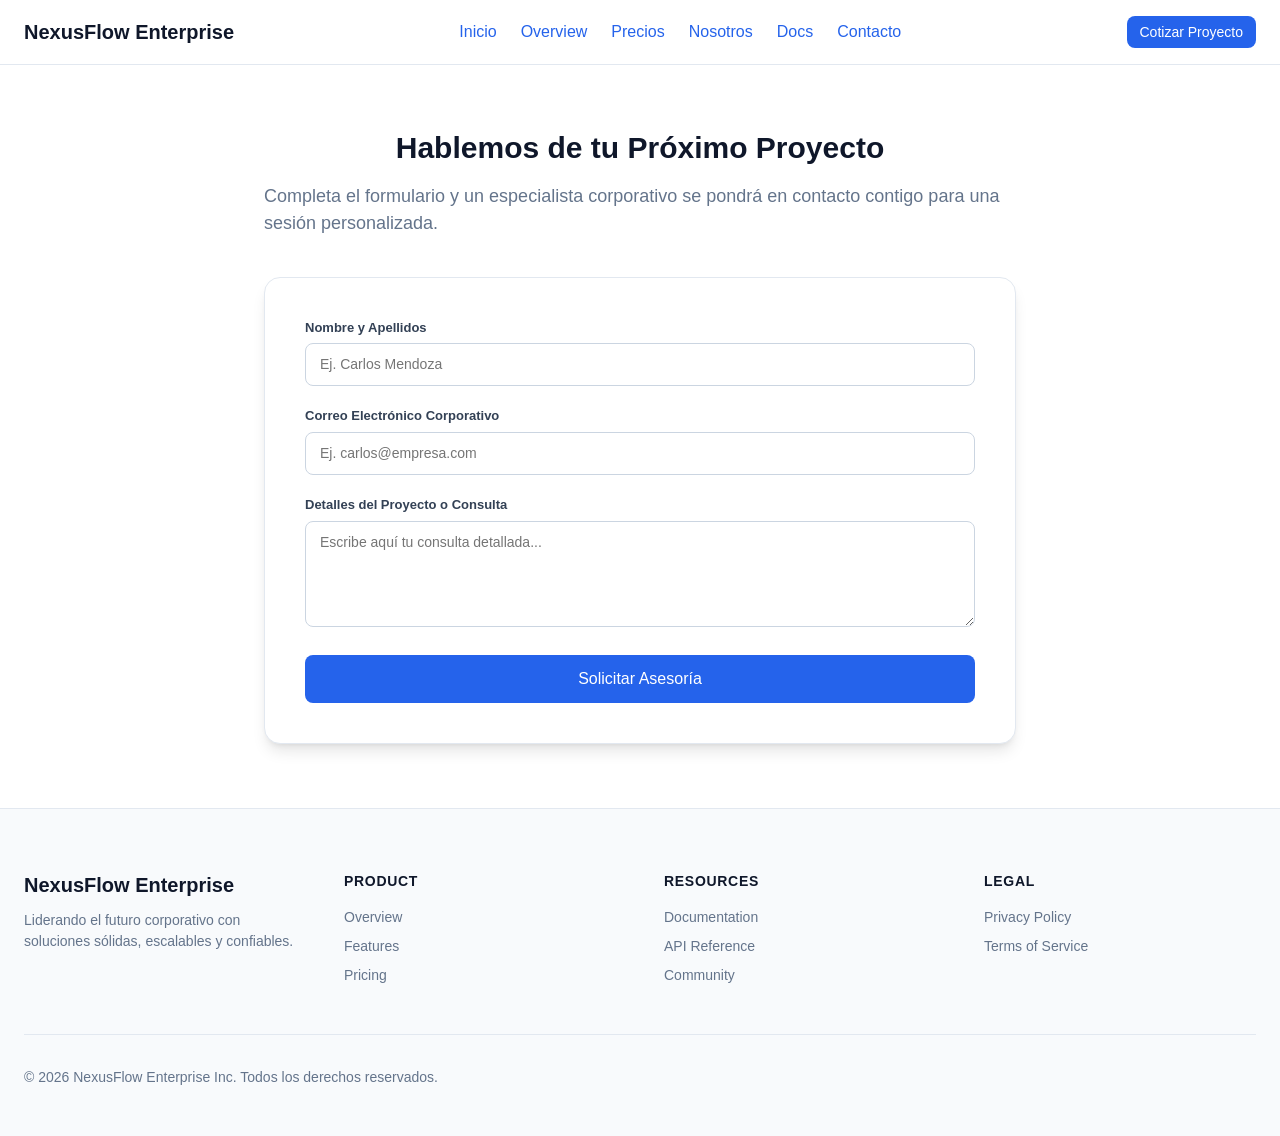
<file: contact/index.html>
<!DOCTYPE html>
<html lang="en">
<head>
  <meta charset="UTF-8" />
  <meta name="viewport" content="width=device-width, initial-scale=1.0" />
  <title>Contáctanos — NexusFlow Enterprise</title>
  <meta name="description" content="Ponte en contacto con nuestro equipo comercial y de soporte técnico." />
  <meta property="og:title" content="Contáctanos — NexusFlow Enterprise" />
  <meta property="og:description" content="Ponte en contacto con nuestro equipo comercial y de soporte técnico." />
  <meta property="og:type" content="website" />
  <link rel="stylesheet" href="../css/theme.css" />
</head>
<body>
<main id="root" data-wf-page="pag_mtp6v02jpy9hcfi77"><div data-wf-section="sec_mtp6v02jrtqu8s38j"><header data-wf-block="header" style="width:100%;background-color:var(--wf-color-background, #ffffff);border-bottom:1px solid var(--wf-color-border, #e2e8f0);position:sticky;top:0;z-index:var(--wf-layer-sticky, 100)"><div style="width:100%;max-width:1440px;margin-left:auto;margin-right:auto;padding-left:1.5rem;padding-right:1.5rem;padding-top:1rem;padding-bottom:1rem;box-sizing:border-box" data-wf-component="container"><div style="display:flex;flex-direction:row;align-items:center;justify-content:space-between;gap:1rem;flex-wrap:nowrap;box-sizing:border-box" data-wf-component="stack"><h1 style="font-family:var(--wf-font-family-sans, sans-serif);font-size:var(--wf-font-size-xl, 24px);font-weight:700;line-height:var(--wf-line-height-tight, 1.25);text-align:left;color:var(--wf-color-text, inherit);margin:0;cursor:default" data-wf-component="heading">NexusFlow Enterprise</h1><nav aria-label="Main Navigation"><div style="display:flex;flex-direction:row;align-items:center;justify-content:flex-start;gap:1.5rem;flex-wrap:nowrap;box-sizing:border-box" data-wf-component="stack"><a style="color:var(--wf-color-primary, #2563eb);text-decoration:none;cursor:pointer;font-family:inherit;font-weight:500" data-wf-component="link" href="../">Inicio</a><a style="color:var(--wf-color-primary, #2563eb);text-decoration:none;cursor:pointer;font-family:inherit;font-weight:500" data-wf-component="link" href="../overview/">Overview</a><a style="color:var(--wf-color-primary, #2563eb);text-decoration:none;cursor:pointer;font-family:inherit;font-weight:500" data-wf-component="link" href="../pricing/">Precios</a><a style="color:var(--wf-color-primary, #2563eb);text-decoration:none;cursor:pointer;font-family:inherit;font-weight:500" data-wf-component="link" href="../about/">Nosotros</a><a style="color:var(--wf-color-primary, #2563eb);text-decoration:none;cursor:pointer;font-family:inherit;font-weight:500" data-wf-component="link" href="../docs/">Docs</a><a style="color:var(--wf-color-primary, #2563eb);text-decoration:none;cursor:pointer;font-family:inherit;font-weight:500" data-wf-component="link" href="../contact/">Contacto</a></div></nav><a style="color:var(--wf-color-primary, #2563eb);text-decoration:none;cursor:pointer;font-family:inherit" data-wf-component="link" href="../contact/"><button type="button" aria-busy="false" style="display:inline-flex;align-items:center;justify-content:center;gap:0.5rem;border-radius:var(--wf-radius-md, 6px);font-weight:500;cursor:pointer;opacity:1;padding:0 0.75rem;font-size:14px;height:32px;background-color:var(--wf-color-primary, #2563eb);color:#ffffff;border:1px solid transparent;transition:all 150ms ease;text-decoration:none;box-sizing:border-box" data-wf-component="button"><span>Cotizar Proyecto</span></button></a></div></div></header><section data-wf-block="contact-form" style="padding-top:4rem;padding-bottom:4rem;background-color:var(--wf-color-background, #ffffff)"><div style="width:100%;max-width:800px;margin-left:auto;margin-right:auto;padding-left:1.5rem;padding-right:1.5rem;padding-top:0rem;padding-bottom:0rem;box-sizing:border-box" data-wf-component="container"><div style="display:flex;flex-direction:column;align-items:center;justify-content:flex-start;gap:1rem;flex-wrap:nowrap;box-sizing:border-box;text-align:center;margin-bottom:2.5rem" data-wf-component="stack"><h2 style="font-family:var(--wf-font-family-sans, sans-serif);font-size:var(--wf-font-size-3xl, 24px);font-weight:700;line-height:var(--wf-line-height-tight, 1.25);text-align:left;color:var(--wf-color-text, inherit);margin:0" data-wf-component="heading">Hablemos de tu Próximo Proyecto</h2><p style="font-family:var(--wf-font-family-sans, sans-serif);font-size:var(--wf-font-size-lg, 18px);color:var(--wf-color-text-muted, #64748b);line-height:var(--wf-line-height-normal, 1.5);text-align:left;margin:0" data-wf-component="text">Completa el formulario y un especialista corporativo se pondrá en contacto contigo para una sesión personalizada.</p></div><div style="background-color:#ffffff;border:1px solid var(--wf-color-border, #e2e8f0);border-radius:var(--wf-radius-xl, 16px);padding:2.5rem;box-shadow:var(--wf-shadow-lg, 0 10px 15px -3px rgb(0 0 0 / 0.1))"><form style="display:flex;flex-direction:column;gap:1.25rem"><div style="display:flex;flex-direction:column;gap:0.4rem"><label style="font-size:13px;font-weight:600;color:#334155">Nombre y Apellidos</label><input type="text" required="" placeholder="Ej. Carlos Mendoza" style="width:100%;padding:10px 14px;border-radius:8px;border:1px solid #cbd5e1;font-size:14px;box-sizing:border-box" value=""/></div><div style="display:flex;flex-direction:column;gap:0.4rem"><label style="font-size:13px;font-weight:600;color:#334155">Correo Electrónico Corporativo</label><input type="email" required="" placeholder="Ej. carlos@empresa.com" style="width:100%;padding:10px 14px;border-radius:8px;border:1px solid #cbd5e1;font-size:14px;box-sizing:border-box" value=""/></div><div style="display:flex;flex-direction:column;gap:0.4rem"><label style="font-size:13px;font-weight:600;color:#334155">Detalles del Proyecto o Consulta</label><textarea rows="4" required="" placeholder="Escribe aquí tu consulta detallada..." style="width:100%;padding:10px 14px;border-radius:8px;border:1px solid #cbd5e1;font-size:14px;font-family:inherit;box-sizing:border-box;resize:vertical"></textarea></div><button type="submit" aria-busy="false" style="display:inline-flex;align-items:center;justify-content:center;gap:0.5rem;border-radius:var(--wf-radius-md, 6px);font-weight:500;cursor:pointer;opacity:1;padding:0 1.25rem;font-size:16px;height:48px;background-color:var(--wf-color-primary, #2563eb);color:#ffffff;border:1px solid transparent;transition:all 150ms ease;text-decoration:none;box-sizing:border-box;width:100%;margin-top:0.5rem" data-wf-component="button"><span>Solicitar Asesoría</span></button></form></div></div></section><footer data-wf-block="footer" style="background-color:var(--wf-color-surface, #f8fafc);border-top:1px solid var(--wf-color-border, #e2e8f0);padding-top:4rem;padding-bottom:3rem"><div style="width:100%;max-width:1440px;margin-left:auto;margin-right:auto;padding-left:1.5rem;padding-right:1.5rem;padding-top:0rem;padding-bottom:0rem;box-sizing:border-box" data-wf-component="container"><div style="display:grid;grid-template-columns:repeat(4, minmax(0, 1fr));gap:3rem;box-sizing:border-box;margin-bottom:3rem" data-wf-component="grid"><div><h3 style="font-family:var(--wf-font-family-sans, sans-serif);font-size:var(--wf-font-size-xl, 24px);font-weight:700;line-height:var(--wf-line-height-tight, 1.25);text-align:left;color:var(--wf-color-text, inherit);margin:0" data-wf-component="heading">NexusFlow Enterprise</h3><p style="font-family:var(--wf-font-family-sans, sans-serif);font-size:var(--wf-font-size-sm, 14px);color:var(--wf-color-text-muted, #64748b);line-height:var(--wf-line-height-normal, 1.5);text-align:left;margin:0;margin-top:0.75rem" data-wf-component="text">Liderando el futuro corporativo con soluciones sólidas, escalables y confiables.</p></div><div><h4 style="font-family:var(--wf-font-family-sans, sans-serif);font-size:var(--wf-font-size-sm, 24px);font-weight:700;line-height:var(--wf-line-height-tight, 1.25);text-align:left;color:var(--wf-color-text, inherit);margin:0;text-transform:uppercase;letter-spacing:0.05em;margin-bottom:1rem" data-wf-component="heading">Product</h4><div style="display:flex;flex-direction:column;align-items:stretch;justify-content:flex-start;gap:0.5rem;flex-wrap:nowrap;box-sizing:border-box" data-wf-component="stack"><a style="color:var(--wf-color-text-muted, #64748b);text-decoration:none;cursor:pointer;font-family:inherit;font-size:14px" data-wf-component="link" href="../overview/">Overview</a><a style="color:var(--wf-color-text-muted, #64748b);text-decoration:none;cursor:pointer;font-family:inherit;font-size:14px" data-wf-component="link" href="../#features">Features</a><a style="color:var(--wf-color-text-muted, #64748b);text-decoration:none;cursor:pointer;font-family:inherit;font-size:14px" data-wf-component="link" href="../pricing/">Pricing</a></div></div><div><h4 style="font-family:var(--wf-font-family-sans, sans-serif);font-size:var(--wf-font-size-sm, 24px);font-weight:700;line-height:var(--wf-line-height-tight, 1.25);text-align:left;color:var(--wf-color-text, inherit);margin:0;text-transform:uppercase;letter-spacing:0.05em;margin-bottom:1rem" data-wf-component="heading">Resources</h4><div style="display:flex;flex-direction:column;align-items:stretch;justify-content:flex-start;gap:0.5rem;flex-wrap:nowrap;box-sizing:border-box" data-wf-component="stack"><a style="color:var(--wf-color-text-muted, #64748b);text-decoration:none;cursor:pointer;font-family:inherit;font-size:14px" data-wf-component="link" href="../docs/">Documentation</a><a style="color:var(--wf-color-text-muted, #64748b);text-decoration:none;cursor:pointer;font-family:inherit;font-size:14px" data-wf-component="link" href="../api/">API Reference</a><a style="color:var(--wf-color-text-muted, #64748b);text-decoration:none;cursor:pointer;font-family:inherit;font-size:14px" data-wf-component="link" href="../community/">Community</a></div></div><div><h4 style="font-family:var(--wf-font-family-sans, sans-serif);font-size:var(--wf-font-size-sm, 24px);font-weight:700;line-height:var(--wf-line-height-tight, 1.25);text-align:left;color:var(--wf-color-text, inherit);margin:0;text-transform:uppercase;letter-spacing:0.05em;margin-bottom:1rem" data-wf-component="heading">Legal</h4><div style="display:flex;flex-direction:column;align-items:stretch;justify-content:flex-start;gap:0.5rem;flex-wrap:nowrap;box-sizing:border-box" data-wf-component="stack"><a style="color:var(--wf-color-text-muted, #64748b);text-decoration:none;cursor:pointer;font-family:inherit;font-size:14px" data-wf-component="link" href="../privacy/">Privacy Policy</a><a style="color:var(--wf-color-text-muted, #64748b);text-decoration:none;cursor:pointer;font-family:inherit;font-size:14px" data-wf-component="link" href="../terms/">Terms of Service</a></div></div></div><div style="border-top:1px solid var(--wf-color-border, #e2e8f0);padding-top:2rem;text-align:center"><p style="font-family:var(--wf-font-family-sans, sans-serif);font-size:var(--wf-font-size-sm, 14px);color:var(--wf-color-text-muted, #64748b);line-height:var(--wf-line-height-normal, 1.5);text-align:left;margin:0" data-wf-component="text">© 2026 NexusFlow Enterprise Inc. Todos los derechos reservados.</p></div></div></footer></div></main>
</body>
</html>
</file>
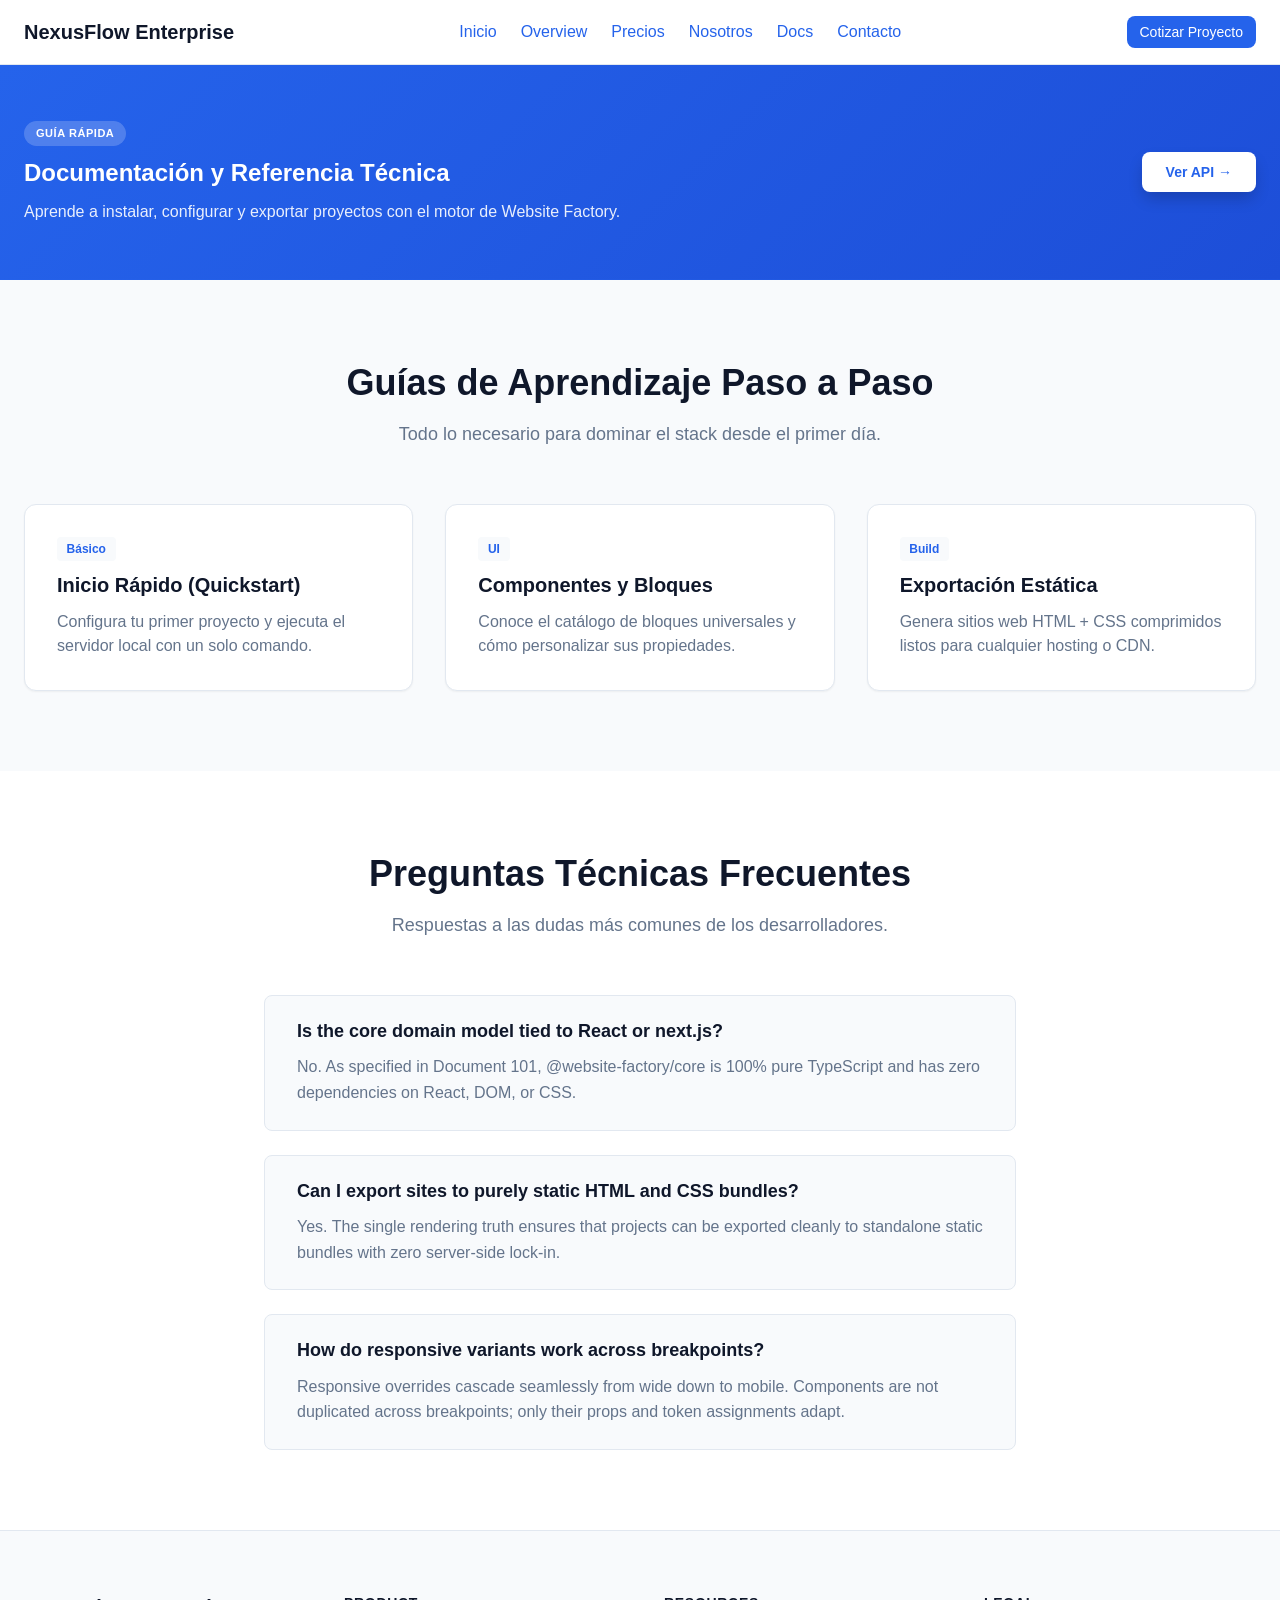
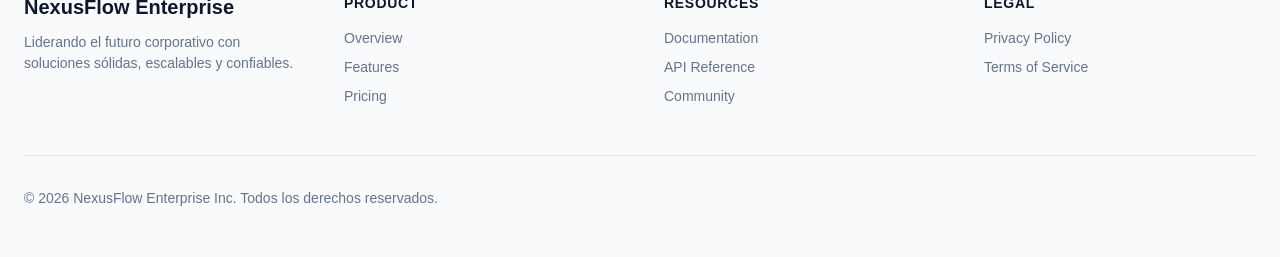
<file: docs/index.html>
<!DOCTYPE html>
<html lang="en">
<head>
  <meta charset="UTF-8" />
  <meta name="viewport" content="width=device-width, initial-scale=1.0" />
  <title>Documentación Oficial — NexusFlow</title>
  <meta name="description" content="Guías de inicio rápido, manuales de arquitectura y mejores prácticas." />
  <meta property="og:title" content="Documentación Oficial — NexusFlow" />
  <meta property="og:description" content="Guías de inicio rápido, manuales de arquitectura y mejores prácticas." />
  <meta property="og:type" content="website" />
  <link rel="stylesheet" href="../css/theme.css" />
</head>
<body>
<main id="root" data-wf-page="pag_mtp6v02j4g4k4tmyd"><div data-wf-section="sec_mtp6v02jn6v3z4hou"><header data-wf-block="header" style="width:100%;background-color:var(--wf-color-background, #ffffff);border-bottom:1px solid var(--wf-color-border, #e2e8f0);position:sticky;top:0;z-index:var(--wf-layer-sticky, 100)"><div style="width:100%;max-width:1440px;margin-left:auto;margin-right:auto;padding-left:1.5rem;padding-right:1.5rem;padding-top:1rem;padding-bottom:1rem;box-sizing:border-box" data-wf-component="container"><div style="display:flex;flex-direction:row;align-items:center;justify-content:space-between;gap:1rem;flex-wrap:nowrap;box-sizing:border-box" data-wf-component="stack"><h1 style="font-family:var(--wf-font-family-sans, sans-serif);font-size:var(--wf-font-size-xl, 24px);font-weight:700;line-height:var(--wf-line-height-tight, 1.25);text-align:left;color:var(--wf-color-text, inherit);margin:0;cursor:default" data-wf-component="heading">NexusFlow Enterprise</h1><nav aria-label="Main Navigation"><div style="display:flex;flex-direction:row;align-items:center;justify-content:flex-start;gap:1.5rem;flex-wrap:nowrap;box-sizing:border-box" data-wf-component="stack"><a style="color:var(--wf-color-primary, #2563eb);text-decoration:none;cursor:pointer;font-family:inherit;font-weight:500" data-wf-component="link" href="../">Inicio</a><a style="color:var(--wf-color-primary, #2563eb);text-decoration:none;cursor:pointer;font-family:inherit;font-weight:500" data-wf-component="link" href="../overview/">Overview</a><a style="color:var(--wf-color-primary, #2563eb);text-decoration:none;cursor:pointer;font-family:inherit;font-weight:500" data-wf-component="link" href="../pricing/">Precios</a><a style="color:var(--wf-color-primary, #2563eb);text-decoration:none;cursor:pointer;font-family:inherit;font-weight:500" data-wf-component="link" href="../about/">Nosotros</a><a style="color:var(--wf-color-primary, #2563eb);text-decoration:none;cursor:pointer;font-family:inherit;font-weight:500" data-wf-component="link" href="../docs/">Docs</a><a style="color:var(--wf-color-primary, #2563eb);text-decoration:none;cursor:pointer;font-family:inherit;font-weight:500" data-wf-component="link" href="../contact/">Contacto</a></div></nav><a style="color:var(--wf-color-primary, #2563eb);text-decoration:none;cursor:pointer;font-family:inherit" data-wf-component="link" href="../contact/"><button type="button" aria-busy="false" style="display:inline-flex;align-items:center;justify-content:center;gap:0.5rem;border-radius:var(--wf-radius-md, 6px);font-weight:500;cursor:pointer;opacity:1;padding:0 0.75rem;font-size:14px;height:32px;background-color:var(--wf-color-primary, #2563eb);color:#ffffff;border:1px solid transparent;transition:all 150ms ease;text-decoration:none;box-sizing:border-box" data-wf-component="button"><span>Cotizar Proyecto</span></button></a></div></div></header><section data-wf-block="banner" style="background-color:var(--wf-color-primary, #2563eb);background-image:linear-gradient(135deg, var(--wf-color-primary, #2563eb) 0%, var(--wf-color-primary-hover, #1d4ed8) 100%);background-size:cover;background-position:center;background-repeat:no-repeat;color:#ffffff;padding-top:3.5rem;padding-bottom:3.5rem;position:relative;overflow:hidden"><div style="width:100%;max-width:1440px;margin-left:auto;margin-right:auto;padding-left:1.5rem;padding-right:1.5rem;padding-top:0rem;padding-bottom:0rem;box-sizing:border-box" data-wf-component="container"><div style="display:flex;flex-direction:row;align-items:center;justify-content:space-between;gap:2.5rem;flex-wrap:wrap;box-sizing:border-box" data-wf-component="stack"><div style="display:flex;flex-direction:column;align-items:stretch;justify-content:flex-start;gap:0.75rem;flex-wrap:nowrap;box-sizing:border-box;flex:1;min-width:280px" data-wf-component="stack"><span style="align-self:flex-start;background-color:rgba(255, 255, 255, 0.2);color:#ffffff;font-size:11px;font-weight:700;letter-spacing:0.05em;padding:4px 12px;border-radius:9999px;text-transform:uppercase;backdrop-filter:blur(4px)">GUÍA RÁPIDA</span><h2 style="font-family:var(--wf-font-family-sans, sans-serif);font-size:var(--wf-font-size-2xl, 24px);font-weight:700;line-height:1.25;text-align:left;color:#ffffff;margin:0" data-wf-component="heading">Documentación y Referencia Técnica</h2><p style="font-family:var(--wf-font-family-sans, sans-serif);font-size:16px;color:rgba(255, 255, 255, 0.9);line-height:1.5;text-align:left;margin:0" data-wf-component="text">Aprende a instalar, configurar y exportar proyectos con el motor de Website Factory.</p></div><a style="color:var(--wf-color-primary, #2563eb);text-decoration:none;cursor:pointer;font-family:inherit" data-wf-component="link" href="../api/"><button type="button" aria-busy="false" style="display:inline-flex;align-items:center;justify-content:center;gap:0.5rem;border-radius:var(--wf-radius-md, 6px);font-weight:700;cursor:pointer;opacity:1;padding:12px 24px;font-size:14px;height:40px;background-color:#ffffff;color:var(--wf-color-primary, #2563eb);border:none;transition:all 150ms ease;text-decoration:none;box-sizing:border-box;white-space:nowrap;box-shadow:0 8px 16px -2px rgba(0, 0, 0, 0.2)" data-wf-component="button"><span>Ver API →</span></button></a></div></div></section><section data-wf-block="features" style="padding-top:5rem;padding-bottom:5rem;background-color:var(--wf-color-surface, #f8fafc)"><div style="width:100%;max-width:1440px;margin-left:auto;margin-right:auto;padding-left:1.5rem;padding-right:1.5rem;padding-top:0rem;padding-bottom:0rem;box-sizing:border-box" data-wf-component="container"><div style="display:flex;flex-direction:column;align-items:center;justify-content:flex-start;gap:1rem;flex-wrap:nowrap;box-sizing:border-box;text-align:center;margin-bottom:3.5rem" data-wf-component="stack"><h2 style="font-family:var(--wf-font-family-sans, sans-serif);font-size:var(--wf-font-size-4xl, 24px);font-weight:700;line-height:var(--wf-line-height-tight, 1.25);text-align:center;color:var(--wf-color-text, inherit);margin:0" data-wf-component="heading">Guías de Aprendizaje Paso a Paso</h2><p style="font-family:var(--wf-font-family-sans, sans-serif);font-size:var(--wf-font-size-lg, 18px);color:var(--wf-color-text-muted, #64748b);line-height:var(--wf-line-height-normal, 1.5);text-align:center;margin:0;max-width:700px" data-wf-component="text">Todo lo necesario para dominar el stack desde el primer día.</p></div><div style="display:grid;grid-template-columns:repeat(3, minmax(0, 1fr));gap:2rem;box-sizing:border-box" data-wf-component="grid"><div style="background-color:var(--wf-color-background, #ffffff);border:1px solid var(--wf-color-border, #e2e8f0);border-radius:var(--wf-radius-lg, 12px);padding:2rem;box-shadow:var(--wf-shadow-sm, 0 1px 2px 0 rgb(0 0 0 / 0.05))"><div style="display:flex;flex-direction:column;align-items:stretch;justify-content:flex-start;gap:0.75rem;flex-wrap:nowrap;box-sizing:border-box" data-wf-component="stack"><span style="display:inline-block;align-self:flex-start;font-size:12px;font-weight:600;color:var(--wf-color-primary, #2563eb);background-color:var(--wf-color-surface, #f1f5f9);padding:0.2rem 0.6rem;border-radius:var(--wf-radius-sm, 4px)">Básico</span><h3 style="font-family:var(--wf-font-family-sans, sans-serif);font-size:var(--wf-font-size-xl, 24px);font-weight:600;line-height:var(--wf-line-height-tight, 1.25);text-align:left;color:var(--wf-color-text, inherit);margin:0" data-wf-component="heading">Inicio Rápido (Quickstart)</h3><p style="font-family:var(--wf-font-family-sans, sans-serif);font-size:var(--wf-font-size-base, 16px);color:var(--wf-color-text-muted, #64748b);line-height:var(--wf-line-height-normal, 1.5);text-align:left;margin:0" data-wf-component="text">Configura tu primer proyecto y ejecuta el servidor local con un solo comando.</p></div></div><div style="background-color:var(--wf-color-background, #ffffff);border:1px solid var(--wf-color-border, #e2e8f0);border-radius:var(--wf-radius-lg, 12px);padding:2rem;box-shadow:var(--wf-shadow-sm, 0 1px 2px 0 rgb(0 0 0 / 0.05))"><div style="display:flex;flex-direction:column;align-items:stretch;justify-content:flex-start;gap:0.75rem;flex-wrap:nowrap;box-sizing:border-box" data-wf-component="stack"><span style="display:inline-block;align-self:flex-start;font-size:12px;font-weight:600;color:var(--wf-color-primary, #2563eb);background-color:var(--wf-color-surface, #f1f5f9);padding:0.2rem 0.6rem;border-radius:var(--wf-radius-sm, 4px)">UI</span><h3 style="font-family:var(--wf-font-family-sans, sans-serif);font-size:var(--wf-font-size-xl, 24px);font-weight:600;line-height:var(--wf-line-height-tight, 1.25);text-align:left;color:var(--wf-color-text, inherit);margin:0" data-wf-component="heading">Componentes y Bloques</h3><p style="font-family:var(--wf-font-family-sans, sans-serif);font-size:var(--wf-font-size-base, 16px);color:var(--wf-color-text-muted, #64748b);line-height:var(--wf-line-height-normal, 1.5);text-align:left;margin:0" data-wf-component="text">Conoce el catálogo de bloques universales y cómo personalizar sus propiedades.</p></div></div><div style="background-color:var(--wf-color-background, #ffffff);border:1px solid var(--wf-color-border, #e2e8f0);border-radius:var(--wf-radius-lg, 12px);padding:2rem;box-shadow:var(--wf-shadow-sm, 0 1px 2px 0 rgb(0 0 0 / 0.05))"><div style="display:flex;flex-direction:column;align-items:stretch;justify-content:flex-start;gap:0.75rem;flex-wrap:nowrap;box-sizing:border-box" data-wf-component="stack"><span style="display:inline-block;align-self:flex-start;font-size:12px;font-weight:600;color:var(--wf-color-primary, #2563eb);background-color:var(--wf-color-surface, #f1f5f9);padding:0.2rem 0.6rem;border-radius:var(--wf-radius-sm, 4px)">Build</span><h3 style="font-family:var(--wf-font-family-sans, sans-serif);font-size:var(--wf-font-size-xl, 24px);font-weight:600;line-height:var(--wf-line-height-tight, 1.25);text-align:left;color:var(--wf-color-text, inherit);margin:0" data-wf-component="heading">Exportación Estática</h3><p style="font-family:var(--wf-font-family-sans, sans-serif);font-size:var(--wf-font-size-base, 16px);color:var(--wf-color-text-muted, #64748b);line-height:var(--wf-line-height-normal, 1.5);text-align:left;margin:0" data-wf-component="text">Genera sitios web HTML + CSS comprimidos listos para cualquier hosting o CDN.</p></div></div></div></div></section><section data-wf-block="faq" style="padding-top:5rem;padding-bottom:5rem;background-color:var(--wf-color-background, #ffffff)"><div style="width:100%;max-width:800px;margin-left:auto;margin-right:auto;padding-left:1.5rem;padding-right:1.5rem;padding-top:0rem;padding-bottom:0rem;box-sizing:border-box" data-wf-component="container"><div style="display:flex;flex-direction:column;align-items:center;justify-content:flex-start;gap:1rem;flex-wrap:nowrap;box-sizing:border-box;text-align:center;margin-bottom:3.5rem" data-wf-component="stack"><h2 style="font-family:var(--wf-font-family-sans, sans-serif);font-size:var(--wf-font-size-4xl, 24px);font-weight:700;line-height:var(--wf-line-height-tight, 1.25);text-align:center;color:var(--wf-color-text, inherit);margin:0" data-wf-component="heading">Preguntas Técnicas Frecuentes</h2><p style="font-family:var(--wf-font-family-sans, sans-serif);font-size:var(--wf-font-size-lg, 18px);color:var(--wf-color-text-muted, #64748b);line-height:var(--wf-line-height-normal, 1.5);text-align:center;margin:0" data-wf-component="text">Respuestas a las dudas más comunes de los desarrolladores.</p></div><div style="display:flex;flex-direction:column;align-items:stretch;justify-content:flex-start;gap:1.5rem;flex-wrap:nowrap;box-sizing:border-box" data-wf-component="stack"><div style="border:1px solid var(--wf-color-border, #e2e8f0);border-radius:var(--wf-radius-md, 8px);padding:1.5rem 2rem;background-color:var(--wf-color-surface, #f8fafc)"><div style="display:flex;flex-direction:column;align-items:stretch;justify-content:flex-start;gap:0.75rem;flex-wrap:nowrap;box-sizing:border-box" data-wf-component="stack"><h4 style="font-family:var(--wf-font-family-sans, sans-serif);font-size:var(--wf-font-size-lg, 24px);font-weight:600;line-height:var(--wf-line-height-tight, 1.25);text-align:left;color:var(--wf-color-text, inherit);margin:0" data-wf-component="heading">Is the core domain model tied to React or next.js?</h4><p style="font-family:var(--wf-font-family-sans, sans-serif);font-size:var(--wf-font-size-base, 16px);color:var(--wf-color-text-muted, #64748b);line-height:1.6;text-align:left;margin:0" data-wf-component="text">No. As specified in Document 101, @website-factory/core is 100% pure TypeScript and has zero dependencies on React, DOM, or CSS.</p></div></div><div style="border:1px solid var(--wf-color-border, #e2e8f0);border-radius:var(--wf-radius-md, 8px);padding:1.5rem 2rem;background-color:var(--wf-color-surface, #f8fafc)"><div style="display:flex;flex-direction:column;align-items:stretch;justify-content:flex-start;gap:0.75rem;flex-wrap:nowrap;box-sizing:border-box" data-wf-component="stack"><h4 style="font-family:var(--wf-font-family-sans, sans-serif);font-size:var(--wf-font-size-lg, 24px);font-weight:600;line-height:var(--wf-line-height-tight, 1.25);text-align:left;color:var(--wf-color-text, inherit);margin:0" data-wf-component="heading">Can I export sites to purely static HTML and CSS bundles?</h4><p style="font-family:var(--wf-font-family-sans, sans-serif);font-size:var(--wf-font-size-base, 16px);color:var(--wf-color-text-muted, #64748b);line-height:1.6;text-align:left;margin:0" data-wf-component="text">Yes. The single rendering truth ensures that projects can be exported cleanly to standalone static bundles with zero server-side lock-in.</p></div></div><div style="border:1px solid var(--wf-color-border, #e2e8f0);border-radius:var(--wf-radius-md, 8px);padding:1.5rem 2rem;background-color:var(--wf-color-surface, #f8fafc)"><div style="display:flex;flex-direction:column;align-items:stretch;justify-content:flex-start;gap:0.75rem;flex-wrap:nowrap;box-sizing:border-box" data-wf-component="stack"><h4 style="font-family:var(--wf-font-family-sans, sans-serif);font-size:var(--wf-font-size-lg, 24px);font-weight:600;line-height:var(--wf-line-height-tight, 1.25);text-align:left;color:var(--wf-color-text, inherit);margin:0" data-wf-component="heading">How do responsive variants work across breakpoints?</h4><p style="font-family:var(--wf-font-family-sans, sans-serif);font-size:var(--wf-font-size-base, 16px);color:var(--wf-color-text-muted, #64748b);line-height:1.6;text-align:left;margin:0" data-wf-component="text">Responsive overrides cascade seamlessly from wide down to mobile. Components are not duplicated across breakpoints; only their props and token assignments adapt.</p></div></div></div></div></section><footer data-wf-block="footer" style="background-color:var(--wf-color-surface, #f8fafc);border-top:1px solid var(--wf-color-border, #e2e8f0);padding-top:4rem;padding-bottom:3rem"><div style="width:100%;max-width:1440px;margin-left:auto;margin-right:auto;padding-left:1.5rem;padding-right:1.5rem;padding-top:0rem;padding-bottom:0rem;box-sizing:border-box" data-wf-component="container"><div style="display:grid;grid-template-columns:repeat(4, minmax(0, 1fr));gap:3rem;box-sizing:border-box;margin-bottom:3rem" data-wf-component="grid"><div><h3 style="font-family:var(--wf-font-family-sans, sans-serif);font-size:var(--wf-font-size-xl, 24px);font-weight:700;line-height:var(--wf-line-height-tight, 1.25);text-align:left;color:var(--wf-color-text, inherit);margin:0" data-wf-component="heading">NexusFlow Enterprise</h3><p style="font-family:var(--wf-font-family-sans, sans-serif);font-size:var(--wf-font-size-sm, 14px);color:var(--wf-color-text-muted, #64748b);line-height:var(--wf-line-height-normal, 1.5);text-align:left;margin:0;margin-top:0.75rem" data-wf-component="text">Liderando el futuro corporativo con soluciones sólidas, escalables y confiables.</p></div><div><h4 style="font-family:var(--wf-font-family-sans, sans-serif);font-size:var(--wf-font-size-sm, 24px);font-weight:700;line-height:var(--wf-line-height-tight, 1.25);text-align:left;color:var(--wf-color-text, inherit);margin:0;text-transform:uppercase;letter-spacing:0.05em;margin-bottom:1rem" data-wf-component="heading">Product</h4><div style="display:flex;flex-direction:column;align-items:stretch;justify-content:flex-start;gap:0.5rem;flex-wrap:nowrap;box-sizing:border-box" data-wf-component="stack"><a style="color:var(--wf-color-text-muted, #64748b);text-decoration:none;cursor:pointer;font-family:inherit;font-size:14px" data-wf-component="link" href="../overview/">Overview</a><a style="color:var(--wf-color-text-muted, #64748b);text-decoration:none;cursor:pointer;font-family:inherit;font-size:14px" data-wf-component="link" href="../#features">Features</a><a style="color:var(--wf-color-text-muted, #64748b);text-decoration:none;cursor:pointer;font-family:inherit;font-size:14px" data-wf-component="link" href="../pricing/">Pricing</a></div></div><div><h4 style="font-family:var(--wf-font-family-sans, sans-serif);font-size:var(--wf-font-size-sm, 24px);font-weight:700;line-height:var(--wf-line-height-tight, 1.25);text-align:left;color:var(--wf-color-text, inherit);margin:0;text-transform:uppercase;letter-spacing:0.05em;margin-bottom:1rem" data-wf-component="heading">Resources</h4><div style="display:flex;flex-direction:column;align-items:stretch;justify-content:flex-start;gap:0.5rem;flex-wrap:nowrap;box-sizing:border-box" data-wf-component="stack"><a style="color:var(--wf-color-text-muted, #64748b);text-decoration:none;cursor:pointer;font-family:inherit;font-size:14px" data-wf-component="link" href="../docs/">Documentation</a><a style="color:var(--wf-color-text-muted, #64748b);text-decoration:none;cursor:pointer;font-family:inherit;font-size:14px" data-wf-component="link" href="../api/">API Reference</a><a style="color:var(--wf-color-text-muted, #64748b);text-decoration:none;cursor:pointer;font-family:inherit;font-size:14px" data-wf-component="link" href="../community/">Community</a></div></div><div><h4 style="font-family:var(--wf-font-family-sans, sans-serif);font-size:var(--wf-font-size-sm, 24px);font-weight:700;line-height:var(--wf-line-height-tight, 1.25);text-align:left;color:var(--wf-color-text, inherit);margin:0;text-transform:uppercase;letter-spacing:0.05em;margin-bottom:1rem" data-wf-component="heading">Legal</h4><div style="display:flex;flex-direction:column;align-items:stretch;justify-content:flex-start;gap:0.5rem;flex-wrap:nowrap;box-sizing:border-box" data-wf-component="stack"><a style="color:var(--wf-color-text-muted, #64748b);text-decoration:none;cursor:pointer;font-family:inherit;font-size:14px" data-wf-component="link" href="../privacy/">Privacy Policy</a><a style="color:var(--wf-color-text-muted, #64748b);text-decoration:none;cursor:pointer;font-family:inherit;font-size:14px" data-wf-component="link" href="../terms/">Terms of Service</a></div></div></div><div style="border-top:1px solid var(--wf-color-border, #e2e8f0);padding-top:2rem;text-align:center"><p style="font-family:var(--wf-font-family-sans, sans-serif);font-size:var(--wf-font-size-sm, 14px);color:var(--wf-color-text-muted, #64748b);line-height:var(--wf-line-height-normal, 1.5);text-align:left;margin:0" data-wf-component="text">© 2026 NexusFlow Enterprise Inc. Todos los derechos reservados.</p></div></div></footer></div></main>
</body>
</html>
</file>
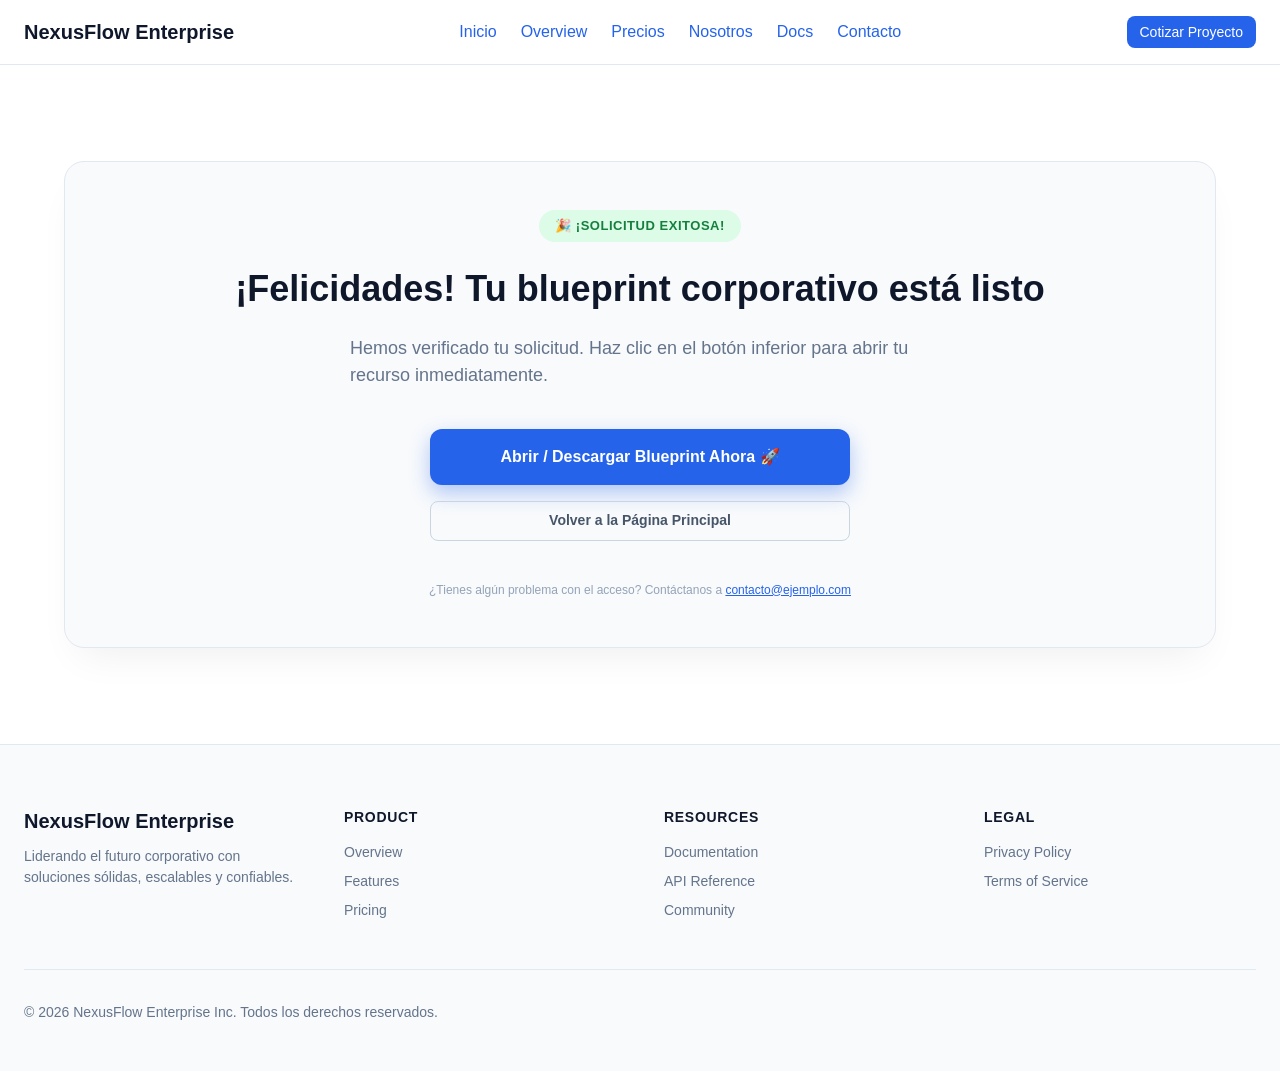
<file: gracias/index.html>
<!DOCTYPE html>
<html lang="en">
<head>
  <meta charset="UTF-8" />
  <meta name="viewport" content="width=device-width, initial-scale=1.0" />
  <title>¡Solicitud Confirmada! — Acceso a tu Blueprint</title>
  <meta name="description" content="Confirmación y descarga directa del recurso solicitado." />
  <meta name="robots" content="noindex, nofollow" />
  <meta property="og:title" content="¡Solicitud Confirmada! — Acceso a tu Blueprint" />
  <meta property="og:description" content="Confirmación y descarga directa del recurso solicitado." />
  <meta property="og:type" content="website" />
  <link rel="stylesheet" href="../css/theme.css" />
</head>
<body>
<main id="root" data-wf-page="pag_mtp6v02jzrb932nu3"><div data-wf-section="sec_mtp6v02jk5z89jj29"><header data-wf-block="header" style="width:100%;background-color:var(--wf-color-background, #ffffff);border-bottom:1px solid var(--wf-color-border, #e2e8f0);position:sticky;top:0;z-index:var(--wf-layer-sticky, 100)"><div style="width:100%;max-width:1440px;margin-left:auto;margin-right:auto;padding-left:1.5rem;padding-right:1.5rem;padding-top:1rem;padding-bottom:1rem;box-sizing:border-box" data-wf-component="container"><div style="display:flex;flex-direction:row;align-items:center;justify-content:space-between;gap:1rem;flex-wrap:nowrap;box-sizing:border-box" data-wf-component="stack"><h1 style="font-family:var(--wf-font-family-sans, sans-serif);font-size:var(--wf-font-size-xl, 24px);font-weight:700;line-height:var(--wf-line-height-tight, 1.25);text-align:left;color:var(--wf-color-text, inherit);margin:0;cursor:default" data-wf-component="heading">NexusFlow Enterprise</h1><nav aria-label="Main Navigation"><div style="display:flex;flex-direction:row;align-items:center;justify-content:flex-start;gap:1.5rem;flex-wrap:nowrap;box-sizing:border-box" data-wf-component="stack"><a style="color:var(--wf-color-primary, #2563eb);text-decoration:none;cursor:pointer;font-family:inherit;font-weight:500" data-wf-component="link" href="../">Inicio</a><a style="color:var(--wf-color-primary, #2563eb);text-decoration:none;cursor:pointer;font-family:inherit;font-weight:500" data-wf-component="link" href="../overview/">Overview</a><a style="color:var(--wf-color-primary, #2563eb);text-decoration:none;cursor:pointer;font-family:inherit;font-weight:500" data-wf-component="link" href="../pricing/">Precios</a><a style="color:var(--wf-color-primary, #2563eb);text-decoration:none;cursor:pointer;font-family:inherit;font-weight:500" data-wf-component="link" href="../about/">Nosotros</a><a style="color:var(--wf-color-primary, #2563eb);text-decoration:none;cursor:pointer;font-family:inherit;font-weight:500" data-wf-component="link" href="../docs/">Docs</a><a style="color:var(--wf-color-primary, #2563eb);text-decoration:none;cursor:pointer;font-family:inherit;font-weight:500" data-wf-component="link" href="../contact/">Contacto</a></div></nav><a style="color:var(--wf-color-primary, #2563eb);text-decoration:none;cursor:pointer;font-family:inherit" data-wf-component="link" href="../contact/"><button type="button" aria-busy="false" style="display:inline-flex;align-items:center;justify-content:center;gap:0.5rem;border-radius:var(--wf-radius-md, 6px);font-weight:500;cursor:pointer;opacity:1;padding:0 0.75rem;font-size:14px;height:32px;background-color:var(--wf-color-primary, #2563eb);color:#ffffff;border:1px solid transparent;transition:all 150ms ease;text-decoration:none;box-sizing:border-box" data-wf-component="button"><span>Cotizar Proyecto</span></button></a></div></div></header><section data-wf-block="thank-you" style="padding-top:6rem;padding-bottom:6rem;background-color:var(--wf-color-background, #ffffff);min-height:70vh;display:flex;align-items:center;justify-content:center;text-align:center"><div style="width:100%;max-width:1200px;margin-left:auto;margin-right:auto;padding-left:1.5rem;padding-right:1.5rem;padding-top:0rem;padding-bottom:0rem;box-sizing:border-box" data-wf-component="container"><div style="display:flex;flex-direction:column;align-items:center;gap:1.5rem;padding:3rem 2rem;background-color:var(--wf-color-surface, #f8fafc);border:1px solid var(--wf-color-border, #e2e8f0);border-radius:20px;box-shadow:0 20px 40px -15px rgba(0, 0, 0, 0.07)"><div style="display:inline-flex;align-items:center;gap:6px;background-color:#dcfce7;color:#15803d;font-size:13px;font-weight:800;padding:6px 16px;border-radius:9999px;letter-spacing:0.04em">🎉 ¡SOLICITUD EXITOSA!</div><h1 style="font-family:var(--wf-font-family-sans, sans-serif);font-size:var(--wf-font-size-4xl, 24px);font-weight:700;line-height:var(--wf-line-height-tight, 1.25);text-align:left;color:#0f172a;margin:0" data-wf-component="heading">¡Felicidades! Tu blueprint corporativo está listo</h1><p style="font-family:var(--wf-font-family-sans, sans-serif);font-size:var(--wf-font-size-lg, 18px);color:var(--wf-color-text-muted, #64748b);line-height:var(--wf-line-height-normal, 1.5);text-align:left;margin:0;max-width:580px" data-wf-component="text">Hemos verificado tu solicitud. Haz clic en el botón inferior para abrir tu recurso inmediatamente.</p><div style="margin-top:1rem;width:100%;max-width:420px;display:flex;flex-direction:column;gap:1rem"><a href="https://drive.google.com/" target="_blank" rel="noopener noreferrer" style="display:inline-flex;align-items:center;justify-content:center;gap:10px;padding:16px 28px;background-color:var(--wf-color-primary, #2563eb);color:#ffffff;font-size:16px;font-weight:700;border-radius:12px;text-decoration:none;box-shadow:0 8px 20px rgba(37, 99, 235, 0.35);transition:transform 0.15s ease, box-shadow 0.15s ease">Abrir / Descargar Blueprint Ahora 🚀</a><button type="button" aria-busy="false" style="display:inline-flex;align-items:center;justify-content:center;gap:0.5rem;border-radius:var(--wf-radius-md, 6px);font-weight:600;cursor:pointer;opacity:1;padding:0 1rem;font-size:14px;height:40px;background-color:transparent;color:#475569;border:1px solid var(--wf-color-primary, #2563eb);transition:all 150ms ease;text-decoration:none;box-sizing:border-box;border-color:#cbd5e1" data-wf-component="button"><span>Volver a la Página Principal</span></button></div><div style="margin-top:1rem;font-size:12px;color:#94a3b8">¿Tienes algún problema con el acceso? Contáctanos a <a href="mailto:contacto@ejemplo.com" style="color:var(--wf-color-primary, #2563eb);text-decoration:underline">contacto@ejemplo.com</a></div></div></div></section><footer data-wf-block="footer" style="background-color:var(--wf-color-surface, #f8fafc);border-top:1px solid var(--wf-color-border, #e2e8f0);padding-top:4rem;padding-bottom:3rem"><div style="width:100%;max-width:1440px;margin-left:auto;margin-right:auto;padding-left:1.5rem;padding-right:1.5rem;padding-top:0rem;padding-bottom:0rem;box-sizing:border-box" data-wf-component="container"><div style="display:grid;grid-template-columns:repeat(4, minmax(0, 1fr));gap:3rem;box-sizing:border-box;margin-bottom:3rem" data-wf-component="grid"><div><h3 style="font-family:var(--wf-font-family-sans, sans-serif);font-size:var(--wf-font-size-xl, 24px);font-weight:700;line-height:var(--wf-line-height-tight, 1.25);text-align:left;color:var(--wf-color-text, inherit);margin:0" data-wf-component="heading">NexusFlow Enterprise</h3><p style="font-family:var(--wf-font-family-sans, sans-serif);font-size:var(--wf-font-size-sm, 14px);color:var(--wf-color-text-muted, #64748b);line-height:var(--wf-line-height-normal, 1.5);text-align:left;margin:0;margin-top:0.75rem" data-wf-component="text">Liderando el futuro corporativo con soluciones sólidas, escalables y confiables.</p></div><div><h4 style="font-family:var(--wf-font-family-sans, sans-serif);font-size:var(--wf-font-size-sm, 24px);font-weight:700;line-height:var(--wf-line-height-tight, 1.25);text-align:left;color:var(--wf-color-text, inherit);margin:0;text-transform:uppercase;letter-spacing:0.05em;margin-bottom:1rem" data-wf-component="heading">Product</h4><div style="display:flex;flex-direction:column;align-items:stretch;justify-content:flex-start;gap:0.5rem;flex-wrap:nowrap;box-sizing:border-box" data-wf-component="stack"><a style="color:var(--wf-color-text-muted, #64748b);text-decoration:none;cursor:pointer;font-family:inherit;font-size:14px" data-wf-component="link" href="../overview/">Overview</a><a style="color:var(--wf-color-text-muted, #64748b);text-decoration:none;cursor:pointer;font-family:inherit;font-size:14px" data-wf-component="link" href="../#features">Features</a><a style="color:var(--wf-color-text-muted, #64748b);text-decoration:none;cursor:pointer;font-family:inherit;font-size:14px" data-wf-component="link" href="../pricing/">Pricing</a></div></div><div><h4 style="font-family:var(--wf-font-family-sans, sans-serif);font-size:var(--wf-font-size-sm, 24px);font-weight:700;line-height:var(--wf-line-height-tight, 1.25);text-align:left;color:var(--wf-color-text, inherit);margin:0;text-transform:uppercase;letter-spacing:0.05em;margin-bottom:1rem" data-wf-component="heading">Resources</h4><div style="display:flex;flex-direction:column;align-items:stretch;justify-content:flex-start;gap:0.5rem;flex-wrap:nowrap;box-sizing:border-box" data-wf-component="stack"><a style="color:var(--wf-color-text-muted, #64748b);text-decoration:none;cursor:pointer;font-family:inherit;font-size:14px" data-wf-component="link" href="../docs/">Documentation</a><a style="color:var(--wf-color-text-muted, #64748b);text-decoration:none;cursor:pointer;font-family:inherit;font-size:14px" data-wf-component="link" href="../api/">API Reference</a><a style="color:var(--wf-color-text-muted, #64748b);text-decoration:none;cursor:pointer;font-family:inherit;font-size:14px" data-wf-component="link" href="../community/">Community</a></div></div><div><h4 style="font-family:var(--wf-font-family-sans, sans-serif);font-size:var(--wf-font-size-sm, 24px);font-weight:700;line-height:var(--wf-line-height-tight, 1.25);text-align:left;color:var(--wf-color-text, inherit);margin:0;text-transform:uppercase;letter-spacing:0.05em;margin-bottom:1rem" data-wf-component="heading">Legal</h4><div style="display:flex;flex-direction:column;align-items:stretch;justify-content:flex-start;gap:0.5rem;flex-wrap:nowrap;box-sizing:border-box" data-wf-component="stack"><a style="color:var(--wf-color-text-muted, #64748b);text-decoration:none;cursor:pointer;font-family:inherit;font-size:14px" data-wf-component="link" href="../privacy/">Privacy Policy</a><a style="color:var(--wf-color-text-muted, #64748b);text-decoration:none;cursor:pointer;font-family:inherit;font-size:14px" data-wf-component="link" href="../terms/">Terms of Service</a></div></div></div><div style="border-top:1px solid var(--wf-color-border, #e2e8f0);padding-top:2rem;text-align:center"><p style="font-family:var(--wf-font-family-sans, sans-serif);font-size:var(--wf-font-size-sm, 14px);color:var(--wf-color-text-muted, #64748b);line-height:var(--wf-line-height-normal, 1.5);text-align:left;margin:0" data-wf-component="text">© 2026 NexusFlow Enterprise Inc. Todos los derechos reservados.</p></div></div></footer></div></main>
</body>
</html>
</file>
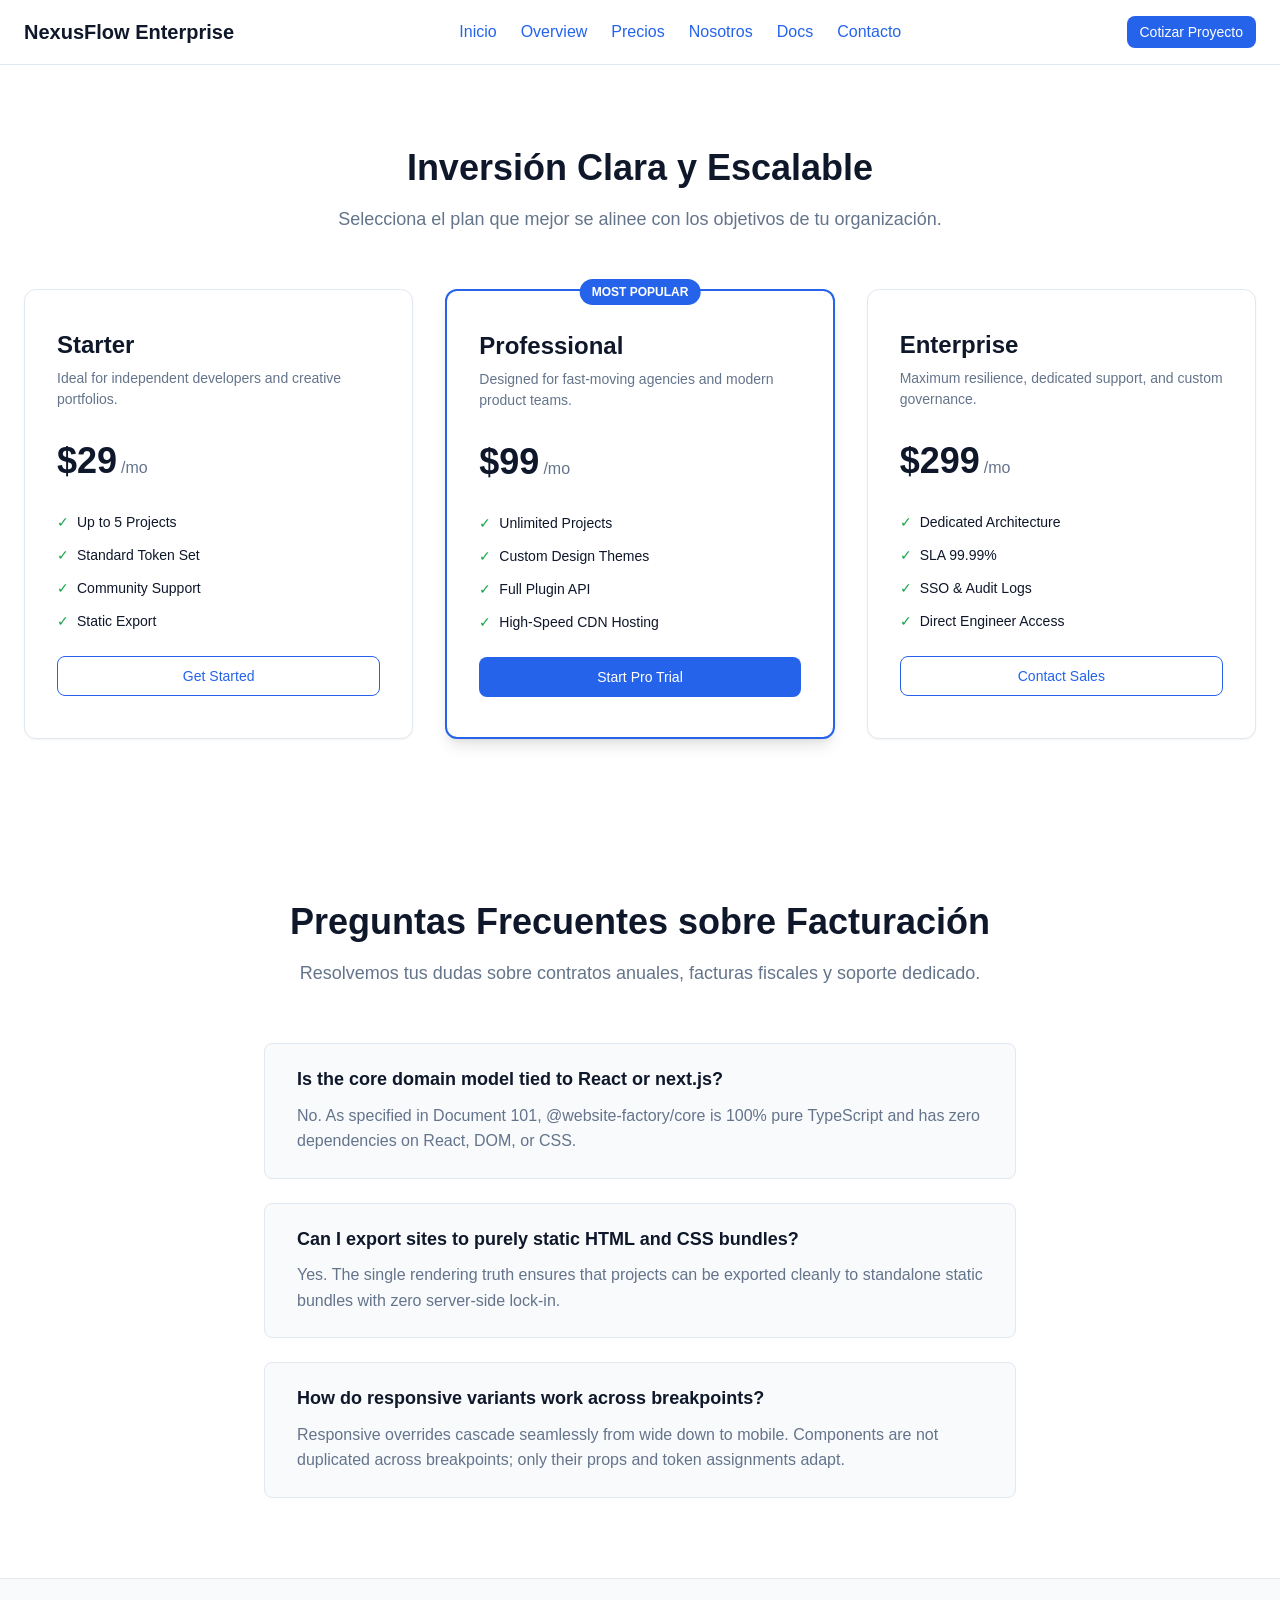
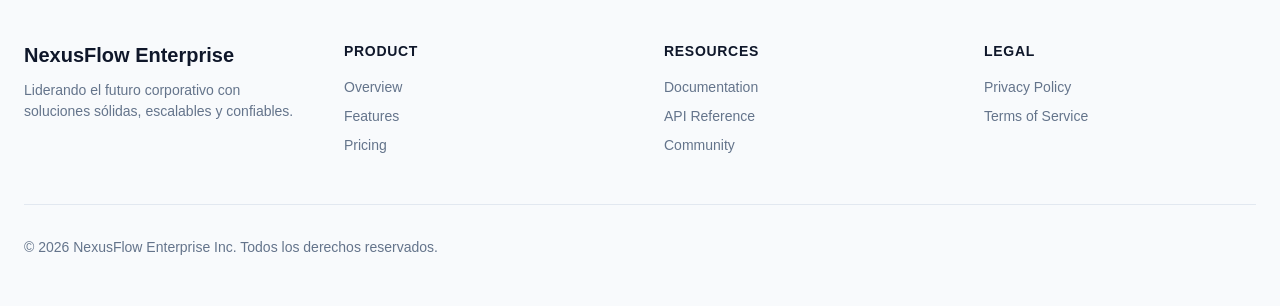
<file: pricing/index.html>
<!DOCTYPE html>
<html lang="en">
<head>
  <meta charset="UTF-8" />
  <meta name="viewport" content="width=device-width, initial-scale=1.0" />
  <title>Planes y Tarifas Corporativas — NexusFlow</title>
  <meta name="description" content="Modelos de licenciamiento transparentes para empresas en crecimiento." />
  <meta property="og:title" content="Planes y Tarifas Corporativas — NexusFlow" />
  <meta property="og:description" content="Modelos de licenciamiento transparentes para empresas en crecimiento." />
  <meta property="og:type" content="website" />
  <link rel="stylesheet" href="../css/theme.css" />
</head>
<body>
<main id="root" data-wf-page="pag_mtp6v02juhuq957hg"><div data-wf-section="sec_mtp6v02jmdxxec5ov"><header data-wf-block="header" style="width:100%;background-color:var(--wf-color-background, #ffffff);border-bottom:1px solid var(--wf-color-border, #e2e8f0);position:sticky;top:0;z-index:var(--wf-layer-sticky, 100)"><div style="width:100%;max-width:1440px;margin-left:auto;margin-right:auto;padding-left:1.5rem;padding-right:1.5rem;padding-top:1rem;padding-bottom:1rem;box-sizing:border-box" data-wf-component="container"><div style="display:flex;flex-direction:row;align-items:center;justify-content:space-between;gap:1rem;flex-wrap:nowrap;box-sizing:border-box" data-wf-component="stack"><h1 style="font-family:var(--wf-font-family-sans, sans-serif);font-size:var(--wf-font-size-xl, 24px);font-weight:700;line-height:var(--wf-line-height-tight, 1.25);text-align:left;color:var(--wf-color-text, inherit);margin:0;cursor:default" data-wf-component="heading">NexusFlow Enterprise</h1><nav aria-label="Main Navigation"><div style="display:flex;flex-direction:row;align-items:center;justify-content:flex-start;gap:1.5rem;flex-wrap:nowrap;box-sizing:border-box" data-wf-component="stack"><a style="color:var(--wf-color-primary, #2563eb);text-decoration:none;cursor:pointer;font-family:inherit;font-weight:500" data-wf-component="link" href="../">Inicio</a><a style="color:var(--wf-color-primary, #2563eb);text-decoration:none;cursor:pointer;font-family:inherit;font-weight:500" data-wf-component="link" href="../overview/">Overview</a><a style="color:var(--wf-color-primary, #2563eb);text-decoration:none;cursor:pointer;font-family:inherit;font-weight:500" data-wf-component="link" href="../pricing/">Precios</a><a style="color:var(--wf-color-primary, #2563eb);text-decoration:none;cursor:pointer;font-family:inherit;font-weight:500" data-wf-component="link" href="../about/">Nosotros</a><a style="color:var(--wf-color-primary, #2563eb);text-decoration:none;cursor:pointer;font-family:inherit;font-weight:500" data-wf-component="link" href="../docs/">Docs</a><a style="color:var(--wf-color-primary, #2563eb);text-decoration:none;cursor:pointer;font-family:inherit;font-weight:500" data-wf-component="link" href="../contact/">Contacto</a></div></nav><a style="color:var(--wf-color-primary, #2563eb);text-decoration:none;cursor:pointer;font-family:inherit" data-wf-component="link" href="../contact/"><button type="button" aria-busy="false" style="display:inline-flex;align-items:center;justify-content:center;gap:0.5rem;border-radius:var(--wf-radius-md, 6px);font-weight:500;cursor:pointer;opacity:1;padding:0 0.75rem;font-size:14px;height:32px;background-color:var(--wf-color-primary, #2563eb);color:#ffffff;border:1px solid transparent;transition:all 150ms ease;text-decoration:none;box-sizing:border-box" data-wf-component="button"><span>Cotizar Proyecto</span></button></a></div></div></header><section data-wf-block="pricing" style="padding-top:5rem;padding-bottom:5rem;background-color:var(--wf-color-background, #ffffff)"><div style="width:100%;max-width:1440px;margin-left:auto;margin-right:auto;padding-left:1.5rem;padding-right:1.5rem;padding-top:0rem;padding-bottom:0rem;box-sizing:border-box" data-wf-component="container"><div style="display:flex;flex-direction:column;align-items:center;justify-content:flex-start;gap:1rem;flex-wrap:nowrap;box-sizing:border-box;text-align:center;margin-bottom:3.5rem" data-wf-component="stack"><h2 style="font-family:var(--wf-font-family-sans, sans-serif);font-size:var(--wf-font-size-4xl, 24px);font-weight:700;line-height:var(--wf-line-height-tight, 1.25);text-align:center;color:var(--wf-color-text, inherit);margin:0" data-wf-component="heading">Inversión Clara y Escalable</h2><p style="font-family:var(--wf-font-family-sans, sans-serif);font-size:var(--wf-font-size-lg, 18px);color:var(--wf-color-text-muted, #64748b);line-height:var(--wf-line-height-normal, 1.5);text-align:center;margin:0;max-width:650px" data-wf-component="text">Selecciona el plan que mejor se alinee con los objetivos de tu organización.</p></div><div style="display:grid;grid-template-columns:repeat(3, minmax(0, 1fr));gap:2rem;box-sizing:border-box" data-wf-component="grid"><div style="background-color:var(--wf-color-background, #ffffff);border:1px solid var(--wf-color-border, #e2e8f0);border-radius:var(--wf-radius-lg, 12px);padding:2.5rem 2rem;position:relative;box-shadow:var(--wf-shadow-sm, 0 1px 2px 0 rgb(0 0 0 / 0.05))"><div style="display:flex;flex-direction:column;align-items:stretch;justify-content:flex-start;gap:1.5rem;flex-wrap:nowrap;box-sizing:border-box" data-wf-component="stack"><div><h3 style="font-family:var(--wf-font-family-sans, sans-serif);font-size:var(--wf-font-size-2xl, 24px);font-weight:700;line-height:var(--wf-line-height-tight, 1.25);text-align:left;color:var(--wf-color-text, inherit);margin:0" data-wf-component="heading">Starter</h3><p style="font-family:var(--wf-font-family-sans, sans-serif);font-size:var(--wf-font-size-sm, 14px);color:var(--wf-color-text-muted, #64748b);line-height:var(--wf-line-height-normal, 1.5);text-align:left;margin:0;margin-top:0.5rem" data-wf-component="text">Ideal for independent developers and creative portfolios.</p></div><div style="display:flex;align-items:baseline;gap:0.25rem"><span style="font-size:36px;font-weight:800">$29</span><span style="color:var(--wf-color-text-muted, #64748b)">/mo</span></div><ul style="list-style:none;padding:0;margin:0;display:flex;flex-direction:column;gap:0.75rem"><li style="display:flex;align-items:center;gap:0.5rem;font-size:14px"><span style="color:var(--wf-color-success, #16a34a)">✓</span><span>Up to 5 Projects</span></li><li style="display:flex;align-items:center;gap:0.5rem;font-size:14px"><span style="color:var(--wf-color-success, #16a34a)">✓</span><span>Standard Token Set</span></li><li style="display:flex;align-items:center;gap:0.5rem;font-size:14px"><span style="color:var(--wf-color-success, #16a34a)">✓</span><span>Community Support</span></li><li style="display:flex;align-items:center;gap:0.5rem;font-size:14px"><span style="color:var(--wf-color-success, #16a34a)">✓</span><span>Static Export</span></li></ul><a style="color:var(--wf-color-primary, #2563eb);text-decoration:none;cursor:pointer;font-family:inherit;width:100%" data-wf-component="link" href="#starter"><button type="button" aria-busy="false" style="display:inline-flex;align-items:center;justify-content:center;gap:0.5rem;border-radius:var(--wf-radius-md, 6px);font-weight:500;cursor:pointer;opacity:1;padding:0 1rem;font-size:14px;height:40px;background-color:transparent;color:var(--wf-color-primary, #2563eb);border:1px solid var(--wf-color-primary, #2563eb);transition:all 150ms ease;text-decoration:none;box-sizing:border-box;width:100%" data-wf-component="button"><span>Get Started</span></button></a></div></div><div style="background-color:var(--wf-color-background, #ffffff);border:2px solid var(--wf-color-primary, #2563eb);border-radius:var(--wf-radius-lg, 12px);padding:2.5rem 2rem;position:relative;box-shadow:var(--wf-shadow-lg, 0 10px 15px -3px rgb(0 0 0 / 0.1))"><span style="position:absolute;top:-12px;left:50%;transform:translateX(-50%);background-color:var(--wf-color-primary, #2563eb);color:#ffffff;font-size:12px;font-weight:700;padding:0.25rem 0.75rem;border-radius:9999px">MOST POPULAR</span><div style="display:flex;flex-direction:column;align-items:stretch;justify-content:flex-start;gap:1.5rem;flex-wrap:nowrap;box-sizing:border-box" data-wf-component="stack"><div><h3 style="font-family:var(--wf-font-family-sans, sans-serif);font-size:var(--wf-font-size-2xl, 24px);font-weight:700;line-height:var(--wf-line-height-tight, 1.25);text-align:left;color:var(--wf-color-text, inherit);margin:0" data-wf-component="heading">Professional</h3><p style="font-family:var(--wf-font-family-sans, sans-serif);font-size:var(--wf-font-size-sm, 14px);color:var(--wf-color-text-muted, #64748b);line-height:var(--wf-line-height-normal, 1.5);text-align:left;margin:0;margin-top:0.5rem" data-wf-component="text">Designed for fast-moving agencies and modern product teams.</p></div><div style="display:flex;align-items:baseline;gap:0.25rem"><span style="font-size:36px;font-weight:800">$99</span><span style="color:var(--wf-color-text-muted, #64748b)">/mo</span></div><ul style="list-style:none;padding:0;margin:0;display:flex;flex-direction:column;gap:0.75rem"><li style="display:flex;align-items:center;gap:0.5rem;font-size:14px"><span style="color:var(--wf-color-success, #16a34a)">✓</span><span>Unlimited Projects</span></li><li style="display:flex;align-items:center;gap:0.5rem;font-size:14px"><span style="color:var(--wf-color-success, #16a34a)">✓</span><span>Custom Design Themes</span></li><li style="display:flex;align-items:center;gap:0.5rem;font-size:14px"><span style="color:var(--wf-color-success, #16a34a)">✓</span><span>Full Plugin API</span></li><li style="display:flex;align-items:center;gap:0.5rem;font-size:14px"><span style="color:var(--wf-color-success, #16a34a)">✓</span><span>High-Speed CDN Hosting</span></li></ul><a style="color:var(--wf-color-primary, #2563eb);text-decoration:none;cursor:pointer;font-family:inherit;width:100%" data-wf-component="link" href="#pro"><button type="button" aria-busy="false" style="display:inline-flex;align-items:center;justify-content:center;gap:0.5rem;border-radius:var(--wf-radius-md, 6px);font-weight:500;cursor:pointer;opacity:1;padding:0 1rem;font-size:14px;height:40px;background-color:var(--wf-color-primary, #2563eb);color:#ffffff;border:1px solid transparent;transition:all 150ms ease;text-decoration:none;box-sizing:border-box;width:100%" data-wf-component="button"><span>Start Pro Trial</span></button></a></div></div><div style="background-color:var(--wf-color-background, #ffffff);border:1px solid var(--wf-color-border, #e2e8f0);border-radius:var(--wf-radius-lg, 12px);padding:2.5rem 2rem;position:relative;box-shadow:var(--wf-shadow-sm, 0 1px 2px 0 rgb(0 0 0 / 0.05))"><div style="display:flex;flex-direction:column;align-items:stretch;justify-content:flex-start;gap:1.5rem;flex-wrap:nowrap;box-sizing:border-box" data-wf-component="stack"><div><h3 style="font-family:var(--wf-font-family-sans, sans-serif);font-size:var(--wf-font-size-2xl, 24px);font-weight:700;line-height:var(--wf-line-height-tight, 1.25);text-align:left;color:var(--wf-color-text, inherit);margin:0" data-wf-component="heading">Enterprise</h3><p style="font-family:var(--wf-font-family-sans, sans-serif);font-size:var(--wf-font-size-sm, 14px);color:var(--wf-color-text-muted, #64748b);line-height:var(--wf-line-height-normal, 1.5);text-align:left;margin:0;margin-top:0.5rem" data-wf-component="text">Maximum resilience, dedicated support, and custom governance.</p></div><div style="display:flex;align-items:baseline;gap:0.25rem"><span style="font-size:36px;font-weight:800">$299</span><span style="color:var(--wf-color-text-muted, #64748b)">/mo</span></div><ul style="list-style:none;padding:0;margin:0;display:flex;flex-direction:column;gap:0.75rem"><li style="display:flex;align-items:center;gap:0.5rem;font-size:14px"><span style="color:var(--wf-color-success, #16a34a)">✓</span><span>Dedicated Architecture</span></li><li style="display:flex;align-items:center;gap:0.5rem;font-size:14px"><span style="color:var(--wf-color-success, #16a34a)">✓</span><span>SLA 99.99%</span></li><li style="display:flex;align-items:center;gap:0.5rem;font-size:14px"><span style="color:var(--wf-color-success, #16a34a)">✓</span><span>SSO &amp; Audit Logs</span></li><li style="display:flex;align-items:center;gap:0.5rem;font-size:14px"><span style="color:var(--wf-color-success, #16a34a)">✓</span><span>Direct Engineer Access</span></li></ul><a style="color:var(--wf-color-primary, #2563eb);text-decoration:none;cursor:pointer;font-family:inherit;width:100%" data-wf-component="link" href="#enterprise"><button type="button" aria-busy="false" style="display:inline-flex;align-items:center;justify-content:center;gap:0.5rem;border-radius:var(--wf-radius-md, 6px);font-weight:500;cursor:pointer;opacity:1;padding:0 1rem;font-size:14px;height:40px;background-color:transparent;color:var(--wf-color-primary, #2563eb);border:1px solid var(--wf-color-primary, #2563eb);transition:all 150ms ease;text-decoration:none;box-sizing:border-box;width:100%" data-wf-component="button"><span>Contact Sales</span></button></a></div></div></div></div></section><section data-wf-block="faq" style="padding-top:5rem;padding-bottom:5rem;background-color:var(--wf-color-background, #ffffff)"><div style="width:100%;max-width:800px;margin-left:auto;margin-right:auto;padding-left:1.5rem;padding-right:1.5rem;padding-top:0rem;padding-bottom:0rem;box-sizing:border-box" data-wf-component="container"><div style="display:flex;flex-direction:column;align-items:center;justify-content:flex-start;gap:1rem;flex-wrap:nowrap;box-sizing:border-box;text-align:center;margin-bottom:3.5rem" data-wf-component="stack"><h2 style="font-family:var(--wf-font-family-sans, sans-serif);font-size:var(--wf-font-size-4xl, 24px);font-weight:700;line-height:var(--wf-line-height-tight, 1.25);text-align:center;color:var(--wf-color-text, inherit);margin:0" data-wf-component="heading">Preguntas Frecuentes sobre Facturación</h2><p style="font-family:var(--wf-font-family-sans, sans-serif);font-size:var(--wf-font-size-lg, 18px);color:var(--wf-color-text-muted, #64748b);line-height:var(--wf-line-height-normal, 1.5);text-align:center;margin:0" data-wf-component="text">Resolvemos tus dudas sobre contratos anuales, facturas fiscales y soporte dedicado.</p></div><div style="display:flex;flex-direction:column;align-items:stretch;justify-content:flex-start;gap:1.5rem;flex-wrap:nowrap;box-sizing:border-box" data-wf-component="stack"><div style="border:1px solid var(--wf-color-border, #e2e8f0);border-radius:var(--wf-radius-md, 8px);padding:1.5rem 2rem;background-color:var(--wf-color-surface, #f8fafc)"><div style="display:flex;flex-direction:column;align-items:stretch;justify-content:flex-start;gap:0.75rem;flex-wrap:nowrap;box-sizing:border-box" data-wf-component="stack"><h4 style="font-family:var(--wf-font-family-sans, sans-serif);font-size:var(--wf-font-size-lg, 24px);font-weight:600;line-height:var(--wf-line-height-tight, 1.25);text-align:left;color:var(--wf-color-text, inherit);margin:0" data-wf-component="heading">Is the core domain model tied to React or next.js?</h4><p style="font-family:var(--wf-font-family-sans, sans-serif);font-size:var(--wf-font-size-base, 16px);color:var(--wf-color-text-muted, #64748b);line-height:1.6;text-align:left;margin:0" data-wf-component="text">No. As specified in Document 101, @website-factory/core is 100% pure TypeScript and has zero dependencies on React, DOM, or CSS.</p></div></div><div style="border:1px solid var(--wf-color-border, #e2e8f0);border-radius:var(--wf-radius-md, 8px);padding:1.5rem 2rem;background-color:var(--wf-color-surface, #f8fafc)"><div style="display:flex;flex-direction:column;align-items:stretch;justify-content:flex-start;gap:0.75rem;flex-wrap:nowrap;box-sizing:border-box" data-wf-component="stack"><h4 style="font-family:var(--wf-font-family-sans, sans-serif);font-size:var(--wf-font-size-lg, 24px);font-weight:600;line-height:var(--wf-line-height-tight, 1.25);text-align:left;color:var(--wf-color-text, inherit);margin:0" data-wf-component="heading">Can I export sites to purely static HTML and CSS bundles?</h4><p style="font-family:var(--wf-font-family-sans, sans-serif);font-size:var(--wf-font-size-base, 16px);color:var(--wf-color-text-muted, #64748b);line-height:1.6;text-align:left;margin:0" data-wf-component="text">Yes. The single rendering truth ensures that projects can be exported cleanly to standalone static bundles with zero server-side lock-in.</p></div></div><div style="border:1px solid var(--wf-color-border, #e2e8f0);border-radius:var(--wf-radius-md, 8px);padding:1.5rem 2rem;background-color:var(--wf-color-surface, #f8fafc)"><div style="display:flex;flex-direction:column;align-items:stretch;justify-content:flex-start;gap:0.75rem;flex-wrap:nowrap;box-sizing:border-box" data-wf-component="stack"><h4 style="font-family:var(--wf-font-family-sans, sans-serif);font-size:var(--wf-font-size-lg, 24px);font-weight:600;line-height:var(--wf-line-height-tight, 1.25);text-align:left;color:var(--wf-color-text, inherit);margin:0" data-wf-component="heading">How do responsive variants work across breakpoints?</h4><p style="font-family:var(--wf-font-family-sans, sans-serif);font-size:var(--wf-font-size-base, 16px);color:var(--wf-color-text-muted, #64748b);line-height:1.6;text-align:left;margin:0" data-wf-component="text">Responsive overrides cascade seamlessly from wide down to mobile. Components are not duplicated across breakpoints; only their props and token assignments adapt.</p></div></div></div></div></section><footer data-wf-block="footer" style="background-color:var(--wf-color-surface, #f8fafc);border-top:1px solid var(--wf-color-border, #e2e8f0);padding-top:4rem;padding-bottom:3rem"><div style="width:100%;max-width:1440px;margin-left:auto;margin-right:auto;padding-left:1.5rem;padding-right:1.5rem;padding-top:0rem;padding-bottom:0rem;box-sizing:border-box" data-wf-component="container"><div style="display:grid;grid-template-columns:repeat(4, minmax(0, 1fr));gap:3rem;box-sizing:border-box;margin-bottom:3rem" data-wf-component="grid"><div><h3 style="font-family:var(--wf-font-family-sans, sans-serif);font-size:var(--wf-font-size-xl, 24px);font-weight:700;line-height:var(--wf-line-height-tight, 1.25);text-align:left;color:var(--wf-color-text, inherit);margin:0" data-wf-component="heading">NexusFlow Enterprise</h3><p style="font-family:var(--wf-font-family-sans, sans-serif);font-size:var(--wf-font-size-sm, 14px);color:var(--wf-color-text-muted, #64748b);line-height:var(--wf-line-height-normal, 1.5);text-align:left;margin:0;margin-top:0.75rem" data-wf-component="text">Liderando el futuro corporativo con soluciones sólidas, escalables y confiables.</p></div><div><h4 style="font-family:var(--wf-font-family-sans, sans-serif);font-size:var(--wf-font-size-sm, 24px);font-weight:700;line-height:var(--wf-line-height-tight, 1.25);text-align:left;color:var(--wf-color-text, inherit);margin:0;text-transform:uppercase;letter-spacing:0.05em;margin-bottom:1rem" data-wf-component="heading">Product</h4><div style="display:flex;flex-direction:column;align-items:stretch;justify-content:flex-start;gap:0.5rem;flex-wrap:nowrap;box-sizing:border-box" data-wf-component="stack"><a style="color:var(--wf-color-text-muted, #64748b);text-decoration:none;cursor:pointer;font-family:inherit;font-size:14px" data-wf-component="link" href="../overview/">Overview</a><a style="color:var(--wf-color-text-muted, #64748b);text-decoration:none;cursor:pointer;font-family:inherit;font-size:14px" data-wf-component="link" href="../#features">Features</a><a style="color:var(--wf-color-text-muted, #64748b);text-decoration:none;cursor:pointer;font-family:inherit;font-size:14px" data-wf-component="link" href="../pricing/">Pricing</a></div></div><div><h4 style="font-family:var(--wf-font-family-sans, sans-serif);font-size:var(--wf-font-size-sm, 24px);font-weight:700;line-height:var(--wf-line-height-tight, 1.25);text-align:left;color:var(--wf-color-text, inherit);margin:0;text-transform:uppercase;letter-spacing:0.05em;margin-bottom:1rem" data-wf-component="heading">Resources</h4><div style="display:flex;flex-direction:column;align-items:stretch;justify-content:flex-start;gap:0.5rem;flex-wrap:nowrap;box-sizing:border-box" data-wf-component="stack"><a style="color:var(--wf-color-text-muted, #64748b);text-decoration:none;cursor:pointer;font-family:inherit;font-size:14px" data-wf-component="link" href="../docs/">Documentation</a><a style="color:var(--wf-color-text-muted, #64748b);text-decoration:none;cursor:pointer;font-family:inherit;font-size:14px" data-wf-component="link" href="../api/">API Reference</a><a style="color:var(--wf-color-text-muted, #64748b);text-decoration:none;cursor:pointer;font-family:inherit;font-size:14px" data-wf-component="link" href="../community/">Community</a></div></div><div><h4 style="font-family:var(--wf-font-family-sans, sans-serif);font-size:var(--wf-font-size-sm, 24px);font-weight:700;line-height:var(--wf-line-height-tight, 1.25);text-align:left;color:var(--wf-color-text, inherit);margin:0;text-transform:uppercase;letter-spacing:0.05em;margin-bottom:1rem" data-wf-component="heading">Legal</h4><div style="display:flex;flex-direction:column;align-items:stretch;justify-content:flex-start;gap:0.5rem;flex-wrap:nowrap;box-sizing:border-box" data-wf-component="stack"><a style="color:var(--wf-color-text-muted, #64748b);text-decoration:none;cursor:pointer;font-family:inherit;font-size:14px" data-wf-component="link" href="../privacy/">Privacy Policy</a><a style="color:var(--wf-color-text-muted, #64748b);text-decoration:none;cursor:pointer;font-family:inherit;font-size:14px" data-wf-component="link" href="../terms/">Terms of Service</a></div></div></div><div style="border-top:1px solid var(--wf-color-border, #e2e8f0);padding-top:2rem;text-align:center"><p style="font-family:var(--wf-font-family-sans, sans-serif);font-size:var(--wf-font-size-sm, 14px);color:var(--wf-color-text-muted, #64748b);line-height:var(--wf-line-height-normal, 1.5);text-align:left;margin:0" data-wf-component="text">© 2026 NexusFlow Enterprise Inc. Todos los derechos reservados.</p></div></div></footer></div></main>
</body>
</html>
</file>
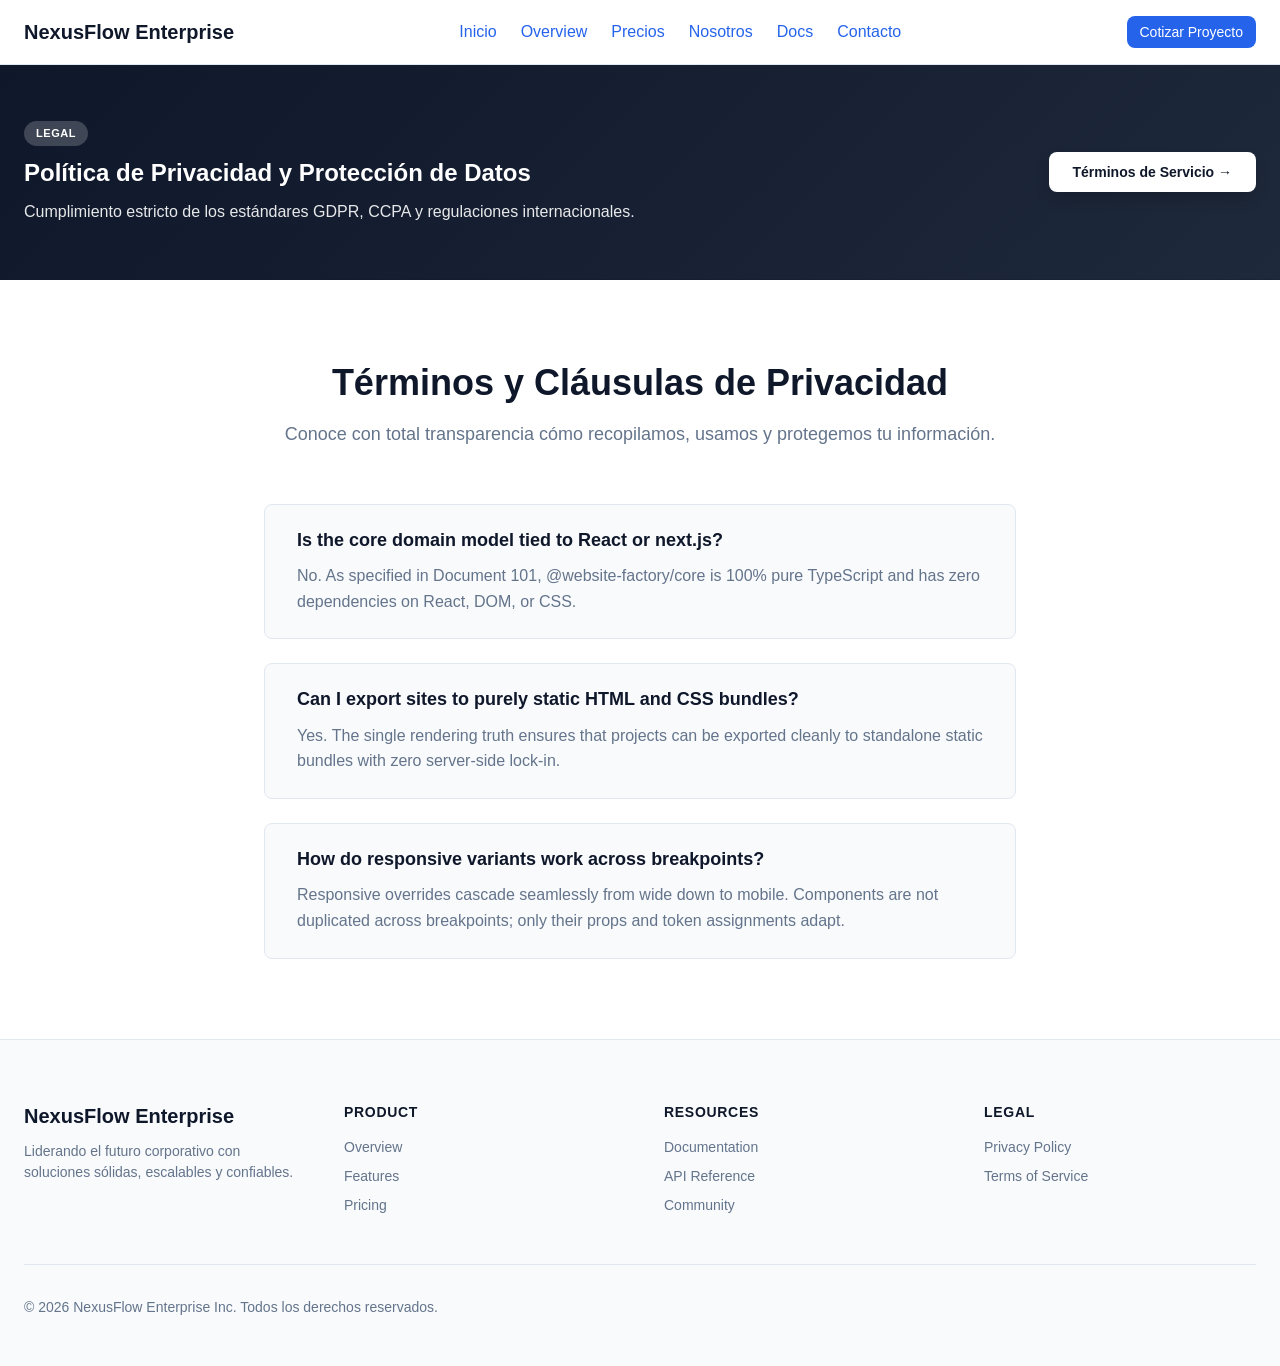
<file: privacy/index.html>
<!DOCTYPE html>
<html lang="en">
<head>
  <meta charset="UTF-8" />
  <meta name="viewport" content="width=device-width, initial-scale=1.0" />
  <title>Política de Privacidad — NexusFlow Enterprise</title>
  <meta name="description" content="Compromiso de protección de datos, privacidad y cumplimiento legal." />
  <meta property="og:title" content="Política de Privacidad — NexusFlow Enterprise" />
  <meta property="og:description" content="Compromiso de protección de datos, privacidad y cumplimiento legal." />
  <meta property="og:type" content="website" />
  <link rel="stylesheet" href="../css/theme.css" />
</head>
<body>
<main id="root" data-wf-page="pag_mtp6v02j0azl1g8uo"><div data-wf-section="sec_mtp6v02jmxkuiqmj1"><header data-wf-block="header" style="width:100%;background-color:var(--wf-color-background, #ffffff);border-bottom:1px solid var(--wf-color-border, #e2e8f0);position:sticky;top:0;z-index:var(--wf-layer-sticky, 100)"><div style="width:100%;max-width:1440px;margin-left:auto;margin-right:auto;padding-left:1.5rem;padding-right:1.5rem;padding-top:1rem;padding-bottom:1rem;box-sizing:border-box" data-wf-component="container"><div style="display:flex;flex-direction:row;align-items:center;justify-content:space-between;gap:1rem;flex-wrap:nowrap;box-sizing:border-box" data-wf-component="stack"><h1 style="font-family:var(--wf-font-family-sans, sans-serif);font-size:var(--wf-font-size-xl, 24px);font-weight:700;line-height:var(--wf-line-height-tight, 1.25);text-align:left;color:var(--wf-color-text, inherit);margin:0;cursor:default" data-wf-component="heading">NexusFlow Enterprise</h1><nav aria-label="Main Navigation"><div style="display:flex;flex-direction:row;align-items:center;justify-content:flex-start;gap:1.5rem;flex-wrap:nowrap;box-sizing:border-box" data-wf-component="stack"><a style="color:var(--wf-color-primary, #2563eb);text-decoration:none;cursor:pointer;font-family:inherit;font-weight:500" data-wf-component="link" href="../">Inicio</a><a style="color:var(--wf-color-primary, #2563eb);text-decoration:none;cursor:pointer;font-family:inherit;font-weight:500" data-wf-component="link" href="../overview/">Overview</a><a style="color:var(--wf-color-primary, #2563eb);text-decoration:none;cursor:pointer;font-family:inherit;font-weight:500" data-wf-component="link" href="../pricing/">Precios</a><a style="color:var(--wf-color-primary, #2563eb);text-decoration:none;cursor:pointer;font-family:inherit;font-weight:500" data-wf-component="link" href="../about/">Nosotros</a><a style="color:var(--wf-color-primary, #2563eb);text-decoration:none;cursor:pointer;font-family:inherit;font-weight:500" data-wf-component="link" href="../docs/">Docs</a><a style="color:var(--wf-color-primary, #2563eb);text-decoration:none;cursor:pointer;font-family:inherit;font-weight:500" data-wf-component="link" href="../contact/">Contacto</a></div></nav><a style="color:var(--wf-color-primary, #2563eb);text-decoration:none;cursor:pointer;font-family:inherit" data-wf-component="link" href="../contact/"><button type="button" aria-busy="false" style="display:inline-flex;align-items:center;justify-content:center;gap:0.5rem;border-radius:var(--wf-radius-md, 6px);font-weight:500;cursor:pointer;opacity:1;padding:0 0.75rem;font-size:14px;height:32px;background-color:var(--wf-color-primary, #2563eb);color:#ffffff;border:1px solid transparent;transition:all 150ms ease;text-decoration:none;box-sizing:border-box" data-wf-component="button"><span>Cotizar Proyecto</span></button></a></div></div></header><section data-wf-block="banner" style="background-color:#0f172a;background-image:linear-gradient(135deg, #0f172a 0%, #1e293b 100%);background-size:cover;background-position:center;background-repeat:no-repeat;color:#ffffff;padding-top:3.5rem;padding-bottom:3.5rem;position:relative;overflow:hidden"><div style="width:100%;max-width:1440px;margin-left:auto;margin-right:auto;padding-left:1.5rem;padding-right:1.5rem;padding-top:0rem;padding-bottom:0rem;box-sizing:border-box" data-wf-component="container"><div style="display:flex;flex-direction:row;align-items:center;justify-content:space-between;gap:2.5rem;flex-wrap:wrap;box-sizing:border-box" data-wf-component="stack"><div style="display:flex;flex-direction:column;align-items:stretch;justify-content:flex-start;gap:0.75rem;flex-wrap:nowrap;box-sizing:border-box;flex:1;min-width:280px" data-wf-component="stack"><span style="align-self:flex-start;background-color:rgba(255, 255, 255, 0.2);color:#ffffff;font-size:11px;font-weight:700;letter-spacing:0.05em;padding:4px 12px;border-radius:9999px;text-transform:uppercase;backdrop-filter:blur(4px)">LEGAL</span><h2 style="font-family:var(--wf-font-family-sans, sans-serif);font-size:var(--wf-font-size-2xl, 24px);font-weight:700;line-height:1.25;text-align:left;color:#ffffff;margin:0" data-wf-component="heading">Política de Privacidad y Protección de Datos</h2><p style="font-family:var(--wf-font-family-sans, sans-serif);font-size:16px;color:rgba(255, 255, 255, 0.9);line-height:1.5;text-align:left;margin:0" data-wf-component="text">Cumplimiento estricto de los estándares GDPR, CCPA y regulaciones internacionales.</p></div><a style="color:var(--wf-color-primary, #2563eb);text-decoration:none;cursor:pointer;font-family:inherit" data-wf-component="link" href="../terms/"><button type="button" aria-busy="false" style="display:inline-flex;align-items:center;justify-content:center;gap:0.5rem;border-radius:var(--wf-radius-md, 6px);font-weight:700;cursor:pointer;opacity:1;padding:12px 24px;font-size:14px;height:40px;background-color:#ffffff;color:#0f172a;border:none;transition:all 150ms ease;text-decoration:none;box-sizing:border-box;white-space:nowrap;box-shadow:0 8px 16px -2px rgba(0, 0, 0, 0.2)" data-wf-component="button"><span>Términos de Servicio →</span></button></a></div></div></section><section data-wf-block="faq" style="padding-top:5rem;padding-bottom:5rem;background-color:var(--wf-color-background, #ffffff)"><div style="width:100%;max-width:800px;margin-left:auto;margin-right:auto;padding-left:1.5rem;padding-right:1.5rem;padding-top:0rem;padding-bottom:0rem;box-sizing:border-box" data-wf-component="container"><div style="display:flex;flex-direction:column;align-items:center;justify-content:flex-start;gap:1rem;flex-wrap:nowrap;box-sizing:border-box;text-align:center;margin-bottom:3.5rem" data-wf-component="stack"><h2 style="font-family:var(--wf-font-family-sans, sans-serif);font-size:var(--wf-font-size-4xl, 24px);font-weight:700;line-height:var(--wf-line-height-tight, 1.25);text-align:center;color:var(--wf-color-text, inherit);margin:0" data-wf-component="heading">Términos y Cláusulas de Privacidad</h2><p style="font-family:var(--wf-font-family-sans, sans-serif);font-size:var(--wf-font-size-lg, 18px);color:var(--wf-color-text-muted, #64748b);line-height:var(--wf-line-height-normal, 1.5);text-align:center;margin:0" data-wf-component="text">Conoce con total transparencia cómo recopilamos, usamos y protegemos tu información.</p></div><div style="display:flex;flex-direction:column;align-items:stretch;justify-content:flex-start;gap:1.5rem;flex-wrap:nowrap;box-sizing:border-box" data-wf-component="stack"><div style="border:1px solid var(--wf-color-border, #e2e8f0);border-radius:var(--wf-radius-md, 8px);padding:1.5rem 2rem;background-color:var(--wf-color-surface, #f8fafc)"><div style="display:flex;flex-direction:column;align-items:stretch;justify-content:flex-start;gap:0.75rem;flex-wrap:nowrap;box-sizing:border-box" data-wf-component="stack"><h4 style="font-family:var(--wf-font-family-sans, sans-serif);font-size:var(--wf-font-size-lg, 24px);font-weight:600;line-height:var(--wf-line-height-tight, 1.25);text-align:left;color:var(--wf-color-text, inherit);margin:0" data-wf-component="heading">Is the core domain model tied to React or next.js?</h4><p style="font-family:var(--wf-font-family-sans, sans-serif);font-size:var(--wf-font-size-base, 16px);color:var(--wf-color-text-muted, #64748b);line-height:1.6;text-align:left;margin:0" data-wf-component="text">No. As specified in Document 101, @website-factory/core is 100% pure TypeScript and has zero dependencies on React, DOM, or CSS.</p></div></div><div style="border:1px solid var(--wf-color-border, #e2e8f0);border-radius:var(--wf-radius-md, 8px);padding:1.5rem 2rem;background-color:var(--wf-color-surface, #f8fafc)"><div style="display:flex;flex-direction:column;align-items:stretch;justify-content:flex-start;gap:0.75rem;flex-wrap:nowrap;box-sizing:border-box" data-wf-component="stack"><h4 style="font-family:var(--wf-font-family-sans, sans-serif);font-size:var(--wf-font-size-lg, 24px);font-weight:600;line-height:var(--wf-line-height-tight, 1.25);text-align:left;color:var(--wf-color-text, inherit);margin:0" data-wf-component="heading">Can I export sites to purely static HTML and CSS bundles?</h4><p style="font-family:var(--wf-font-family-sans, sans-serif);font-size:var(--wf-font-size-base, 16px);color:var(--wf-color-text-muted, #64748b);line-height:1.6;text-align:left;margin:0" data-wf-component="text">Yes. The single rendering truth ensures that projects can be exported cleanly to standalone static bundles with zero server-side lock-in.</p></div></div><div style="border:1px solid var(--wf-color-border, #e2e8f0);border-radius:var(--wf-radius-md, 8px);padding:1.5rem 2rem;background-color:var(--wf-color-surface, #f8fafc)"><div style="display:flex;flex-direction:column;align-items:stretch;justify-content:flex-start;gap:0.75rem;flex-wrap:nowrap;box-sizing:border-box" data-wf-component="stack"><h4 style="font-family:var(--wf-font-family-sans, sans-serif);font-size:var(--wf-font-size-lg, 24px);font-weight:600;line-height:var(--wf-line-height-tight, 1.25);text-align:left;color:var(--wf-color-text, inherit);margin:0" data-wf-component="heading">How do responsive variants work across breakpoints?</h4><p style="font-family:var(--wf-font-family-sans, sans-serif);font-size:var(--wf-font-size-base, 16px);color:var(--wf-color-text-muted, #64748b);line-height:1.6;text-align:left;margin:0" data-wf-component="text">Responsive overrides cascade seamlessly from wide down to mobile. Components are not duplicated across breakpoints; only their props and token assignments adapt.</p></div></div></div></div></section><footer data-wf-block="footer" style="background-color:var(--wf-color-surface, #f8fafc);border-top:1px solid var(--wf-color-border, #e2e8f0);padding-top:4rem;padding-bottom:3rem"><div style="width:100%;max-width:1440px;margin-left:auto;margin-right:auto;padding-left:1.5rem;padding-right:1.5rem;padding-top:0rem;padding-bottom:0rem;box-sizing:border-box" data-wf-component="container"><div style="display:grid;grid-template-columns:repeat(4, minmax(0, 1fr));gap:3rem;box-sizing:border-box;margin-bottom:3rem" data-wf-component="grid"><div><h3 style="font-family:var(--wf-font-family-sans, sans-serif);font-size:var(--wf-font-size-xl, 24px);font-weight:700;line-height:var(--wf-line-height-tight, 1.25);text-align:left;color:var(--wf-color-text, inherit);margin:0" data-wf-component="heading">NexusFlow Enterprise</h3><p style="font-family:var(--wf-font-family-sans, sans-serif);font-size:var(--wf-font-size-sm, 14px);color:var(--wf-color-text-muted, #64748b);line-height:var(--wf-line-height-normal, 1.5);text-align:left;margin:0;margin-top:0.75rem" data-wf-component="text">Liderando el futuro corporativo con soluciones sólidas, escalables y confiables.</p></div><div><h4 style="font-family:var(--wf-font-family-sans, sans-serif);font-size:var(--wf-font-size-sm, 24px);font-weight:700;line-height:var(--wf-line-height-tight, 1.25);text-align:left;color:var(--wf-color-text, inherit);margin:0;text-transform:uppercase;letter-spacing:0.05em;margin-bottom:1rem" data-wf-component="heading">Product</h4><div style="display:flex;flex-direction:column;align-items:stretch;justify-content:flex-start;gap:0.5rem;flex-wrap:nowrap;box-sizing:border-box" data-wf-component="stack"><a style="color:var(--wf-color-text-muted, #64748b);text-decoration:none;cursor:pointer;font-family:inherit;font-size:14px" data-wf-component="link" href="../overview/">Overview</a><a style="color:var(--wf-color-text-muted, #64748b);text-decoration:none;cursor:pointer;font-family:inherit;font-size:14px" data-wf-component="link" href="../#features">Features</a><a style="color:var(--wf-color-text-muted, #64748b);text-decoration:none;cursor:pointer;font-family:inherit;font-size:14px" data-wf-component="link" href="../pricing/">Pricing</a></div></div><div><h4 style="font-family:var(--wf-font-family-sans, sans-serif);font-size:var(--wf-font-size-sm, 24px);font-weight:700;line-height:var(--wf-line-height-tight, 1.25);text-align:left;color:var(--wf-color-text, inherit);margin:0;text-transform:uppercase;letter-spacing:0.05em;margin-bottom:1rem" data-wf-component="heading">Resources</h4><div style="display:flex;flex-direction:column;align-items:stretch;justify-content:flex-start;gap:0.5rem;flex-wrap:nowrap;box-sizing:border-box" data-wf-component="stack"><a style="color:var(--wf-color-text-muted, #64748b);text-decoration:none;cursor:pointer;font-family:inherit;font-size:14px" data-wf-component="link" href="../docs/">Documentation</a><a style="color:var(--wf-color-text-muted, #64748b);text-decoration:none;cursor:pointer;font-family:inherit;font-size:14px" data-wf-component="link" href="../api/">API Reference</a><a style="color:var(--wf-color-text-muted, #64748b);text-decoration:none;cursor:pointer;font-family:inherit;font-size:14px" data-wf-component="link" href="../community/">Community</a></div></div><div><h4 style="font-family:var(--wf-font-family-sans, sans-serif);font-size:var(--wf-font-size-sm, 24px);font-weight:700;line-height:var(--wf-line-height-tight, 1.25);text-align:left;color:var(--wf-color-text, inherit);margin:0;text-transform:uppercase;letter-spacing:0.05em;margin-bottom:1rem" data-wf-component="heading">Legal</h4><div style="display:flex;flex-direction:column;align-items:stretch;justify-content:flex-start;gap:0.5rem;flex-wrap:nowrap;box-sizing:border-box" data-wf-component="stack"><a style="color:var(--wf-color-text-muted, #64748b);text-decoration:none;cursor:pointer;font-family:inherit;font-size:14px" data-wf-component="link" href="../privacy/">Privacy Policy</a><a style="color:var(--wf-color-text-muted, #64748b);text-decoration:none;cursor:pointer;font-family:inherit;font-size:14px" data-wf-component="link" href="../terms/">Terms of Service</a></div></div></div><div style="border-top:1px solid var(--wf-color-border, #e2e8f0);padding-top:2rem;text-align:center"><p style="font-family:var(--wf-font-family-sans, sans-serif);font-size:var(--wf-font-size-sm, 14px);color:var(--wf-color-text-muted, #64748b);line-height:var(--wf-line-height-normal, 1.5);text-align:left;margin:0" data-wf-component="text">© 2026 NexusFlow Enterprise Inc. Todos los derechos reservados.</p></div></div></footer></div></main>
</body>
</html>
</file>
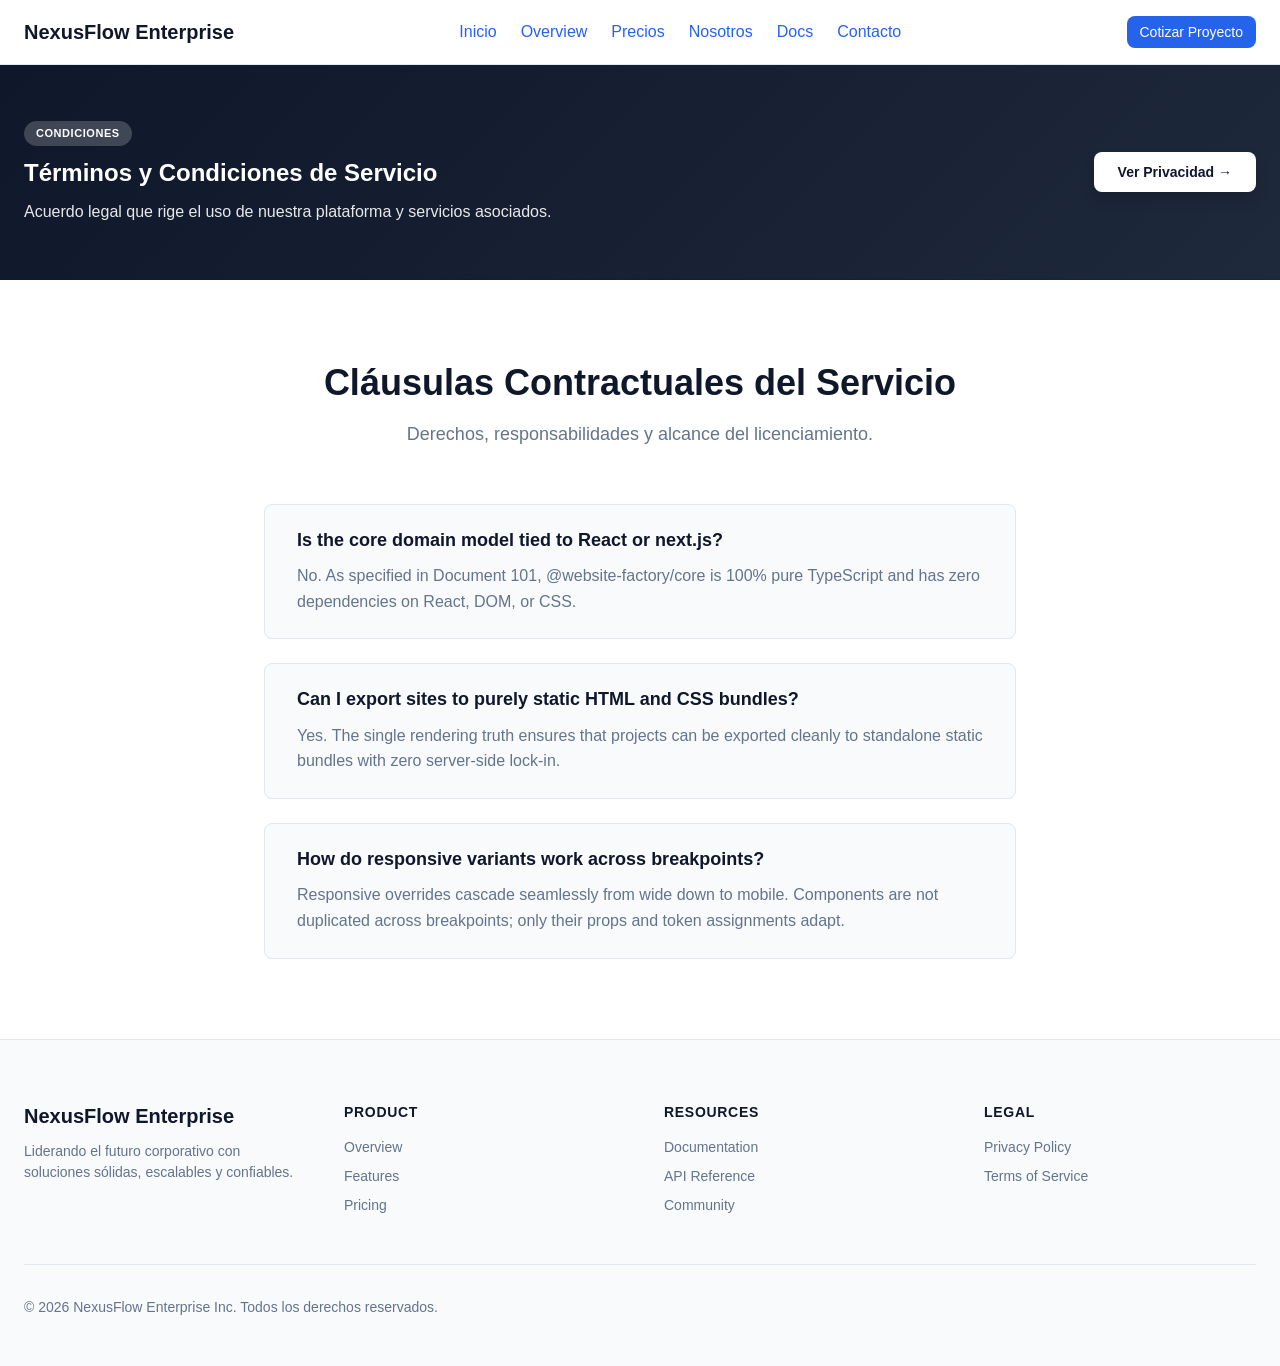
<file: terms/index.html>
<!DOCTYPE html>
<html lang="en">
<head>
  <meta charset="UTF-8" />
  <meta name="viewport" content="width=device-width, initial-scale=1.0" />
  <title>Términos de Servicio — NexusFlow Enterprise</title>
  <meta name="description" content="Condiciones de uso, licencias y responsabilidades de nuestra plataforma." />
  <meta property="og:title" content="Términos de Servicio — NexusFlow Enterprise" />
  <meta property="og:description" content="Condiciones de uso, licencias y responsabilidades de nuestra plataforma." />
  <meta property="og:type" content="website" />
  <link rel="stylesheet" href="../css/theme.css" />
</head>
<body>
<main id="root" data-wf-page="pag_mtp6v02j723wygj91"><div data-wf-section="sec_mtp6v02j6g1vvddmw"><header data-wf-block="header" style="width:100%;background-color:var(--wf-color-background, #ffffff);border-bottom:1px solid var(--wf-color-border, #e2e8f0);position:sticky;top:0;z-index:var(--wf-layer-sticky, 100)"><div style="width:100%;max-width:1440px;margin-left:auto;margin-right:auto;padding-left:1.5rem;padding-right:1.5rem;padding-top:1rem;padding-bottom:1rem;box-sizing:border-box" data-wf-component="container"><div style="display:flex;flex-direction:row;align-items:center;justify-content:space-between;gap:1rem;flex-wrap:nowrap;box-sizing:border-box" data-wf-component="stack"><h1 style="font-family:var(--wf-font-family-sans, sans-serif);font-size:var(--wf-font-size-xl, 24px);font-weight:700;line-height:var(--wf-line-height-tight, 1.25);text-align:left;color:var(--wf-color-text, inherit);margin:0;cursor:default" data-wf-component="heading">NexusFlow Enterprise</h1><nav aria-label="Main Navigation"><div style="display:flex;flex-direction:row;align-items:center;justify-content:flex-start;gap:1.5rem;flex-wrap:nowrap;box-sizing:border-box" data-wf-component="stack"><a style="color:var(--wf-color-primary, #2563eb);text-decoration:none;cursor:pointer;font-family:inherit;font-weight:500" data-wf-component="link" href="../">Inicio</a><a style="color:var(--wf-color-primary, #2563eb);text-decoration:none;cursor:pointer;font-family:inherit;font-weight:500" data-wf-component="link" href="../overview/">Overview</a><a style="color:var(--wf-color-primary, #2563eb);text-decoration:none;cursor:pointer;font-family:inherit;font-weight:500" data-wf-component="link" href="../pricing/">Precios</a><a style="color:var(--wf-color-primary, #2563eb);text-decoration:none;cursor:pointer;font-family:inherit;font-weight:500" data-wf-component="link" href="../about/">Nosotros</a><a style="color:var(--wf-color-primary, #2563eb);text-decoration:none;cursor:pointer;font-family:inherit;font-weight:500" data-wf-component="link" href="../docs/">Docs</a><a style="color:var(--wf-color-primary, #2563eb);text-decoration:none;cursor:pointer;font-family:inherit;font-weight:500" data-wf-component="link" href="../contact/">Contacto</a></div></nav><a style="color:var(--wf-color-primary, #2563eb);text-decoration:none;cursor:pointer;font-family:inherit" data-wf-component="link" href="../contact/"><button type="button" aria-busy="false" style="display:inline-flex;align-items:center;justify-content:center;gap:0.5rem;border-radius:var(--wf-radius-md, 6px);font-weight:500;cursor:pointer;opacity:1;padding:0 0.75rem;font-size:14px;height:32px;background-color:var(--wf-color-primary, #2563eb);color:#ffffff;border:1px solid transparent;transition:all 150ms ease;text-decoration:none;box-sizing:border-box" data-wf-component="button"><span>Cotizar Proyecto</span></button></a></div></div></header><section data-wf-block="banner" style="background-color:#0f172a;background-image:linear-gradient(135deg, #0f172a 0%, #1e293b 100%);background-size:cover;background-position:center;background-repeat:no-repeat;color:#ffffff;padding-top:3.5rem;padding-bottom:3.5rem;position:relative;overflow:hidden"><div style="width:100%;max-width:1440px;margin-left:auto;margin-right:auto;padding-left:1.5rem;padding-right:1.5rem;padding-top:0rem;padding-bottom:0rem;box-sizing:border-box" data-wf-component="container"><div style="display:flex;flex-direction:row;align-items:center;justify-content:space-between;gap:2.5rem;flex-wrap:wrap;box-sizing:border-box" data-wf-component="stack"><div style="display:flex;flex-direction:column;align-items:stretch;justify-content:flex-start;gap:0.75rem;flex-wrap:nowrap;box-sizing:border-box;flex:1;min-width:280px" data-wf-component="stack"><span style="align-self:flex-start;background-color:rgba(255, 255, 255, 0.2);color:#ffffff;font-size:11px;font-weight:700;letter-spacing:0.05em;padding:4px 12px;border-radius:9999px;text-transform:uppercase;backdrop-filter:blur(4px)">CONDICIONES</span><h2 style="font-family:var(--wf-font-family-sans, sans-serif);font-size:var(--wf-font-size-2xl, 24px);font-weight:700;line-height:1.25;text-align:left;color:#ffffff;margin:0" data-wf-component="heading">Términos y Condiciones de Servicio</h2><p style="font-family:var(--wf-font-family-sans, sans-serif);font-size:16px;color:rgba(255, 255, 255, 0.9);line-height:1.5;text-align:left;margin:0" data-wf-component="text">Acuerdo legal que rige el uso de nuestra plataforma y servicios asociados.</p></div><a style="color:var(--wf-color-primary, #2563eb);text-decoration:none;cursor:pointer;font-family:inherit" data-wf-component="link" href="../privacy/"><button type="button" aria-busy="false" style="display:inline-flex;align-items:center;justify-content:center;gap:0.5rem;border-radius:var(--wf-radius-md, 6px);font-weight:700;cursor:pointer;opacity:1;padding:12px 24px;font-size:14px;height:40px;background-color:#ffffff;color:#0f172a;border:none;transition:all 150ms ease;text-decoration:none;box-sizing:border-box;white-space:nowrap;box-shadow:0 8px 16px -2px rgba(0, 0, 0, 0.2)" data-wf-component="button"><span>Ver Privacidad →</span></button></a></div></div></section><section data-wf-block="faq" style="padding-top:5rem;padding-bottom:5rem;background-color:var(--wf-color-background, #ffffff)"><div style="width:100%;max-width:800px;margin-left:auto;margin-right:auto;padding-left:1.5rem;padding-right:1.5rem;padding-top:0rem;padding-bottom:0rem;box-sizing:border-box" data-wf-component="container"><div style="display:flex;flex-direction:column;align-items:center;justify-content:flex-start;gap:1rem;flex-wrap:nowrap;box-sizing:border-box;text-align:center;margin-bottom:3.5rem" data-wf-component="stack"><h2 style="font-family:var(--wf-font-family-sans, sans-serif);font-size:var(--wf-font-size-4xl, 24px);font-weight:700;line-height:var(--wf-line-height-tight, 1.25);text-align:center;color:var(--wf-color-text, inherit);margin:0" data-wf-component="heading">Cláusulas Contractuales del Servicio</h2><p style="font-family:var(--wf-font-family-sans, sans-serif);font-size:var(--wf-font-size-lg, 18px);color:var(--wf-color-text-muted, #64748b);line-height:var(--wf-line-height-normal, 1.5);text-align:center;margin:0" data-wf-component="text">Derechos, responsabilidades y alcance del licenciamiento.</p></div><div style="display:flex;flex-direction:column;align-items:stretch;justify-content:flex-start;gap:1.5rem;flex-wrap:nowrap;box-sizing:border-box" data-wf-component="stack"><div style="border:1px solid var(--wf-color-border, #e2e8f0);border-radius:var(--wf-radius-md, 8px);padding:1.5rem 2rem;background-color:var(--wf-color-surface, #f8fafc)"><div style="display:flex;flex-direction:column;align-items:stretch;justify-content:flex-start;gap:0.75rem;flex-wrap:nowrap;box-sizing:border-box" data-wf-component="stack"><h4 style="font-family:var(--wf-font-family-sans, sans-serif);font-size:var(--wf-font-size-lg, 24px);font-weight:600;line-height:var(--wf-line-height-tight, 1.25);text-align:left;color:var(--wf-color-text, inherit);margin:0" data-wf-component="heading">Is the core domain model tied to React or next.js?</h4><p style="font-family:var(--wf-font-family-sans, sans-serif);font-size:var(--wf-font-size-base, 16px);color:var(--wf-color-text-muted, #64748b);line-height:1.6;text-align:left;margin:0" data-wf-component="text">No. As specified in Document 101, @website-factory/core is 100% pure TypeScript and has zero dependencies on React, DOM, or CSS.</p></div></div><div style="border:1px solid var(--wf-color-border, #e2e8f0);border-radius:var(--wf-radius-md, 8px);padding:1.5rem 2rem;background-color:var(--wf-color-surface, #f8fafc)"><div style="display:flex;flex-direction:column;align-items:stretch;justify-content:flex-start;gap:0.75rem;flex-wrap:nowrap;box-sizing:border-box" data-wf-component="stack"><h4 style="font-family:var(--wf-font-family-sans, sans-serif);font-size:var(--wf-font-size-lg, 24px);font-weight:600;line-height:var(--wf-line-height-tight, 1.25);text-align:left;color:var(--wf-color-text, inherit);margin:0" data-wf-component="heading">Can I export sites to purely static HTML and CSS bundles?</h4><p style="font-family:var(--wf-font-family-sans, sans-serif);font-size:var(--wf-font-size-base, 16px);color:var(--wf-color-text-muted, #64748b);line-height:1.6;text-align:left;margin:0" data-wf-component="text">Yes. The single rendering truth ensures that projects can be exported cleanly to standalone static bundles with zero server-side lock-in.</p></div></div><div style="border:1px solid var(--wf-color-border, #e2e8f0);border-radius:var(--wf-radius-md, 8px);padding:1.5rem 2rem;background-color:var(--wf-color-surface, #f8fafc)"><div style="display:flex;flex-direction:column;align-items:stretch;justify-content:flex-start;gap:0.75rem;flex-wrap:nowrap;box-sizing:border-box" data-wf-component="stack"><h4 style="font-family:var(--wf-font-family-sans, sans-serif);font-size:var(--wf-font-size-lg, 24px);font-weight:600;line-height:var(--wf-line-height-tight, 1.25);text-align:left;color:var(--wf-color-text, inherit);margin:0" data-wf-component="heading">How do responsive variants work across breakpoints?</h4><p style="font-family:var(--wf-font-family-sans, sans-serif);font-size:var(--wf-font-size-base, 16px);color:var(--wf-color-text-muted, #64748b);line-height:1.6;text-align:left;margin:0" data-wf-component="text">Responsive overrides cascade seamlessly from wide down to mobile. Components are not duplicated across breakpoints; only their props and token assignments adapt.</p></div></div></div></div></section><footer data-wf-block="footer" style="background-color:var(--wf-color-surface, #f8fafc);border-top:1px solid var(--wf-color-border, #e2e8f0);padding-top:4rem;padding-bottom:3rem"><div style="width:100%;max-width:1440px;margin-left:auto;margin-right:auto;padding-left:1.5rem;padding-right:1.5rem;padding-top:0rem;padding-bottom:0rem;box-sizing:border-box" data-wf-component="container"><div style="display:grid;grid-template-columns:repeat(4, minmax(0, 1fr));gap:3rem;box-sizing:border-box;margin-bottom:3rem" data-wf-component="grid"><div><h3 style="font-family:var(--wf-font-family-sans, sans-serif);font-size:var(--wf-font-size-xl, 24px);font-weight:700;line-height:var(--wf-line-height-tight, 1.25);text-align:left;color:var(--wf-color-text, inherit);margin:0" data-wf-component="heading">NexusFlow Enterprise</h3><p style="font-family:var(--wf-font-family-sans, sans-serif);font-size:var(--wf-font-size-sm, 14px);color:var(--wf-color-text-muted, #64748b);line-height:var(--wf-line-height-normal, 1.5);text-align:left;margin:0;margin-top:0.75rem" data-wf-component="text">Liderando el futuro corporativo con soluciones sólidas, escalables y confiables.</p></div><div><h4 style="font-family:var(--wf-font-family-sans, sans-serif);font-size:var(--wf-font-size-sm, 24px);font-weight:700;line-height:var(--wf-line-height-tight, 1.25);text-align:left;color:var(--wf-color-text, inherit);margin:0;text-transform:uppercase;letter-spacing:0.05em;margin-bottom:1rem" data-wf-component="heading">Product</h4><div style="display:flex;flex-direction:column;align-items:stretch;justify-content:flex-start;gap:0.5rem;flex-wrap:nowrap;box-sizing:border-box" data-wf-component="stack"><a style="color:var(--wf-color-text-muted, #64748b);text-decoration:none;cursor:pointer;font-family:inherit;font-size:14px" data-wf-component="link" href="../overview/">Overview</a><a style="color:var(--wf-color-text-muted, #64748b);text-decoration:none;cursor:pointer;font-family:inherit;font-size:14px" data-wf-component="link" href="../#features">Features</a><a style="color:var(--wf-color-text-muted, #64748b);text-decoration:none;cursor:pointer;font-family:inherit;font-size:14px" data-wf-component="link" href="../pricing/">Pricing</a></div></div><div><h4 style="font-family:var(--wf-font-family-sans, sans-serif);font-size:var(--wf-font-size-sm, 24px);font-weight:700;line-height:var(--wf-line-height-tight, 1.25);text-align:left;color:var(--wf-color-text, inherit);margin:0;text-transform:uppercase;letter-spacing:0.05em;margin-bottom:1rem" data-wf-component="heading">Resources</h4><div style="display:flex;flex-direction:column;align-items:stretch;justify-content:flex-start;gap:0.5rem;flex-wrap:nowrap;box-sizing:border-box" data-wf-component="stack"><a style="color:var(--wf-color-text-muted, #64748b);text-decoration:none;cursor:pointer;font-family:inherit;font-size:14px" data-wf-component="link" href="../docs/">Documentation</a><a style="color:var(--wf-color-text-muted, #64748b);text-decoration:none;cursor:pointer;font-family:inherit;font-size:14px" data-wf-component="link" href="../api/">API Reference</a><a style="color:var(--wf-color-text-muted, #64748b);text-decoration:none;cursor:pointer;font-family:inherit;font-size:14px" data-wf-component="link" href="../community/">Community</a></div></div><div><h4 style="font-family:var(--wf-font-family-sans, sans-serif);font-size:var(--wf-font-size-sm, 24px);font-weight:700;line-height:var(--wf-line-height-tight, 1.25);text-align:left;color:var(--wf-color-text, inherit);margin:0;text-transform:uppercase;letter-spacing:0.05em;margin-bottom:1rem" data-wf-component="heading">Legal</h4><div style="display:flex;flex-direction:column;align-items:stretch;justify-content:flex-start;gap:0.5rem;flex-wrap:nowrap;box-sizing:border-box" data-wf-component="stack"><a style="color:var(--wf-color-text-muted, #64748b);text-decoration:none;cursor:pointer;font-family:inherit;font-size:14px" data-wf-component="link" href="../privacy/">Privacy Policy</a><a style="color:var(--wf-color-text-muted, #64748b);text-decoration:none;cursor:pointer;font-family:inherit;font-size:14px" data-wf-component="link" href="../terms/">Terms of Service</a></div></div></div><div style="border-top:1px solid var(--wf-color-border, #e2e8f0);padding-top:2rem;text-align:center"><p style="font-family:var(--wf-font-family-sans, sans-serif);font-size:var(--wf-font-size-sm, 14px);color:var(--wf-color-text-muted, #64748b);line-height:var(--wf-line-height-normal, 1.5);text-align:left;margin:0" data-wf-component="text">© 2026 NexusFlow Enterprise Inc. Todos los derechos reservados.</p></div></div></footer></div></main>
</body>
</html>
</file>
<file: css/theme.css>
:root {
  --wf-color-primary: #2563eb;
  --wf-color-primary-hover: #1d4ed8;
  --wf-color-secondary: #475569;
  --wf-color-background: #ffffff;
  --wf-color-surface: #f8fafc;
  --wf-color-text: #0f172a;
  --wf-color-text-muted: #64748b;
  --wf-color-border: #e2e8f0;
  --wf-color-success: #16a34a;
  --wf-color-warning: #d97706;
  --wf-color-error: #dc2626;
  --wf-color-info: #0891b2;
  --wf-font-family-sans: Inter, -apple-system, BlinkMacSystemFont, "Segoe UI", Roboto, sans-serif;
  --wf-font-family-serif: Georgia, Cambria, "Times New Roman", Times, serif;
  --wf-font-family-mono: ui-monospace, SFMono-Regular, Menlo, Monaco, Consolas, monospace;
  --wf-font-size-base: 16px;
  --wf-line-height-normal: 1.5;
  --wf-line-height-tight: 1.25;
  --wf-font-size-xs: 12px;
  --wf-font-size-sm: 14px;
  --wf-font-size-lg: 18px;
  --wf-font-size-xl: 20px;
  --wf-font-size-2xl: 24px;
  --wf-font-size-3xl: 30px;
  --wf-font-size-4xl: 36px;
  --wf-font-size-5xl: 48px;
  --wf-font-size-6xl: 60px;
  --wf-font-size-7xl: 72px;
  --wf-font-size-8xl: 96px;
  --wf-spacing-unit: 4px;
  --wf-spacing-0: 0px;
  --wf-spacing-1: 4px;
  --wf-spacing-2: 8px;
  --wf-spacing-3: 12px;
  --wf-spacing-4: 16px;
  --wf-spacing-5: 20px;
  --wf-spacing-6: 24px;
  --wf-spacing-8: 32px;
  --wf-spacing-10: 40px;
  --wf-spacing-12: 48px;
  --wf-spacing-16: 64px;
  --wf-spacing-20: 80px;
  --wf-spacing-24: 96px;
  --wf-spacing-32: 128px;
  --wf-spacing-40: 160px;
  --wf-spacing-48: 192px;
  --wf-spacing-56: 224px;
  --wf-spacing-64: 256px;
  --wf-radius-none: 0px;
  --wf-radius-sm: 4px;
  --wf-radius-md: 8px;
  --wf-radius-lg: 12px;
  --wf-radius-full: 9999px;
  --wf-shadow-none: none;
  --wf-shadow-sm: 0 1px 2px 0 rgb(0 0 0 / 0.05);
  --wf-shadow-md: 0 4px 6px -1px rgb(0 0 0 / 0.1), 0 2px 4px -2px rgb(0 0 0 / 0.1);
  --wf-shadow-lg: 0 10px 15px -3px rgb(0 0 0 / 0.1), 0 4px 6px -4px rgb(0 0 0 / 0.1);
  --wf-shadow-xl: 0 20px 25px -5px rgb(0 0 0 / 0.1), 0 8px 10px -6px rgb(0 0 0 / 0.1);
  --wf-layer-base: 0;
  --wf-layer-sticky: 100;
  --wf-layer-dropdown: 200;
  --wf-layer-popover: 300;
  --wf-layer-tooltip: 400;
  --wf-layer-drawer: 500;
  --wf-layer-modal: 600;
  --wf-layer-critical: 1000;
}

/* Website Factory Canonical CSS Reset */
*, *::before, *::after {
  box-sizing: border-box;
  margin: 0;
  padding: 0;
}

html {
  font-size: var(--wf-font-size-base, 16px);
  line-height: var(--wf-line-height-normal, 1.5);
  font-family: var(--wf-font-family-sans, system-ui, sans-serif);
  color: var(--wf-color-text, #0f172a);
  background-color: var(--wf-color-background, #ffffff);
  -webkit-font-smoothing: antialiased;
  -moz-osx-font-smoothing: grayscale;
}

body {
  min-height: 100vh;
  display: flex;
  flex-direction: column;
}

img, picture, video, canvas, svg {
  display: block;
  max-width: 100%;
}

input, button, textarea, select {
  font: inherit;
}

a {
  color: inherit;
  text-decoration: none;
}

@keyframes wf-spin {
  from { transform: rotate(0deg); }
  to { transform: rotate(360deg); }
}
</file>
